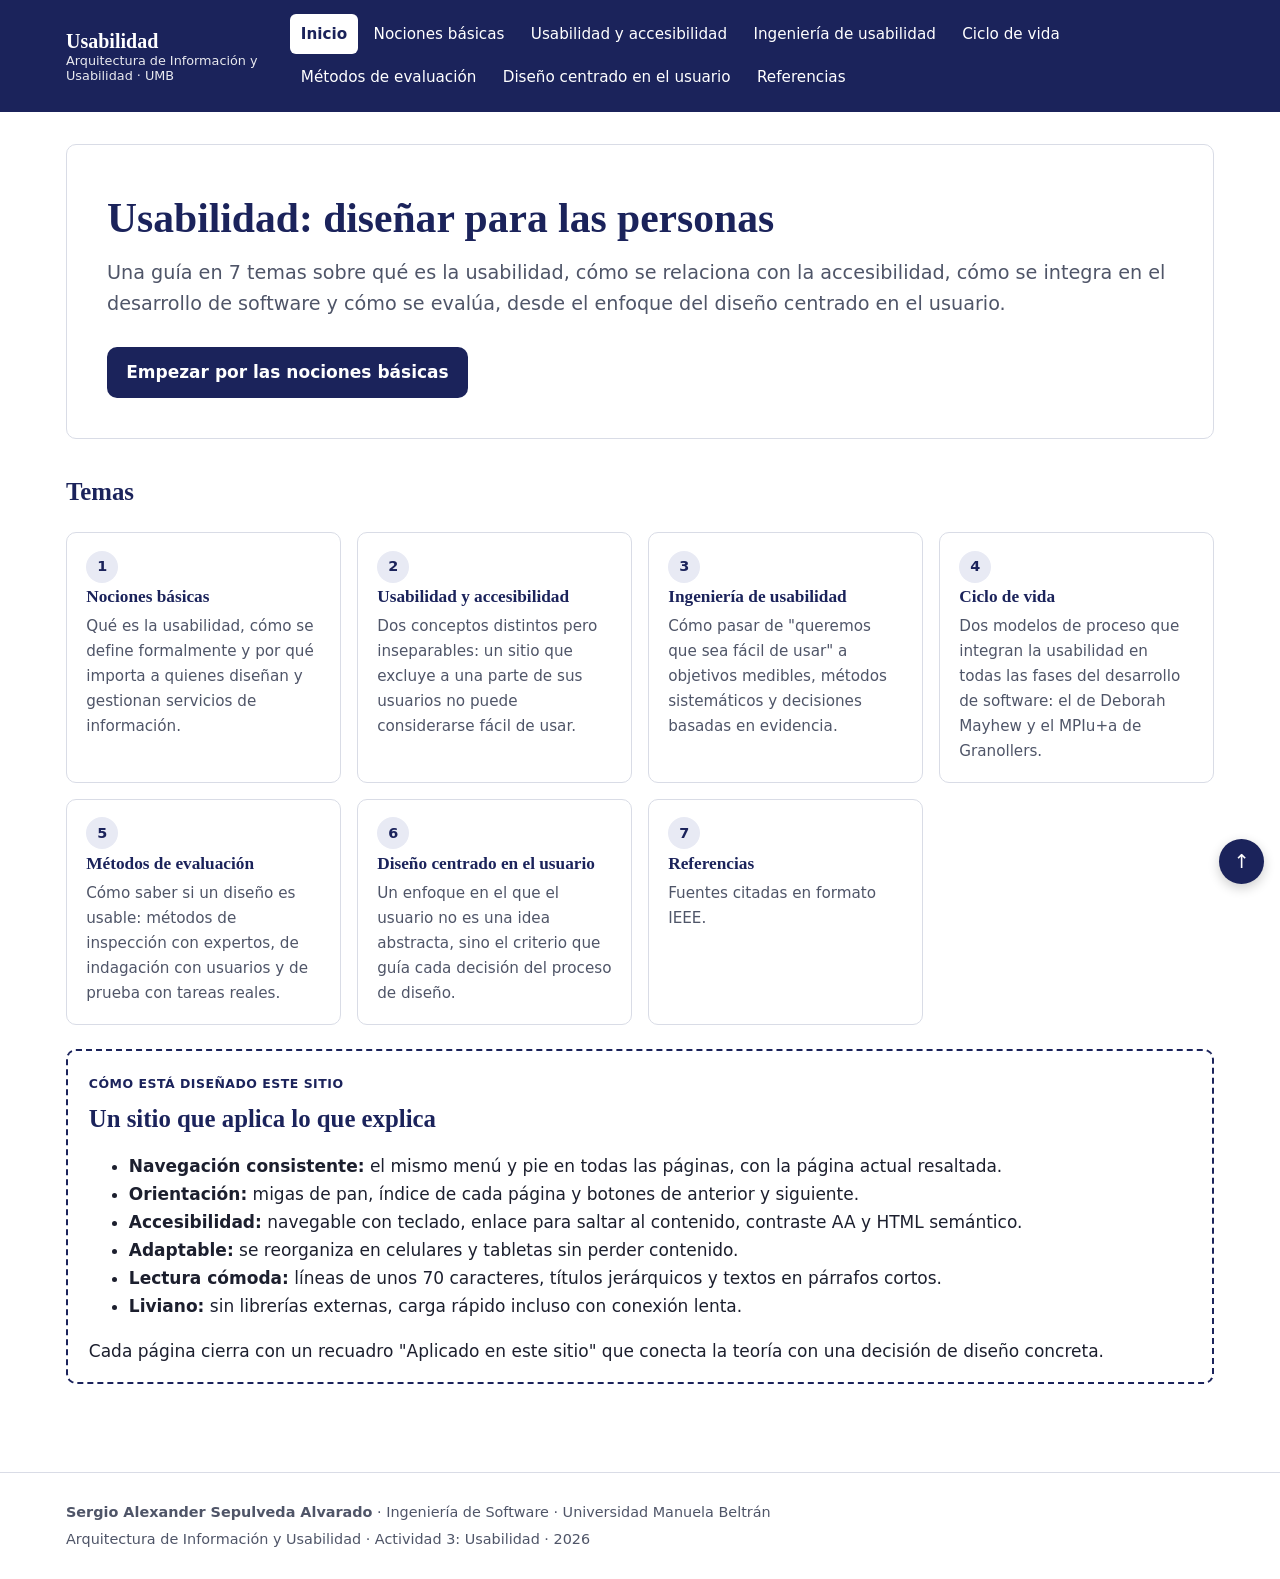
<file: index.html>
<!doctype html>
<html lang="es">
<head>
  <meta charset="utf-8">
  <meta name="viewport" content="width=device-width, initial-scale=1">
  <title>Inicio | Usabilidad</title>
  <meta name="description" content="Sitio sobre usabilidad: nociones básicas, accesibilidad, ingeniería de usabilidad, ciclo de vida, métodos de evaluación y diseño centrado en el usuario.">
  <link rel="stylesheet" href="css/styles.css">
  <script src="js/main.js"></script>
</head>
<body id="arriba">
  <a class="saltar" href="#contenido">Saltar al contenido</a>
  <header class="encabezado">
    <div class="encabezado__interno">
      <a class="marca" href="index.html">Usabilidad<span>Arquitectura de Información y Usabilidad · UMB</span></a>
      <button class="menu-boton" type="button" aria-expanded="false" aria-controls="menu-principal">Menú</button>
      <nav class="navegacion" id="menu-principal" aria-label="Principal">
        <ul>
        <li><a href="index.html" aria-current="page">Inicio</a></li>
        <li><a href="nociones.html">Nociones básicas</a></li>
        <li><a href="accesibilidad.html">Usabilidad y accesibilidad</a></li>
        <li><a href="ingenieria.html">Ingeniería de usabilidad</a></li>
        <li><a href="ciclo-vida.html">Ciclo de vida</a></li>
        <li><a href="metodos.html">Métodos de evaluación</a></li>
        <li><a href="dcu.html">Diseño centrado en el usuario</a></li>
        <li><a href="referencias.html">Referencias</a></li>
        </ul>
      </nav>
    </div>
  </header>
  <div class="contenedor contenedor--ancho">
    <main id="contenido" tabindex="-1">
      <section class="portada" aria-labelledby="titulo-portada">
        <h1 id="titulo-portada">Usabilidad: diseñar para las personas</h1>
        <p class="entradilla">Una guía en 7 temas sobre qué es la usabilidad, cómo se relaciona con la accesibilidad, cómo se integra en el desarrollo de software y cómo se evalúa, desde el enfoque del diseño centrado en el usuario.</p>
        <a class="boton" href="nociones.html">Empezar por las nociones básicas</a>
      </section>
      <h2 id="temas">Temas</h2>
      <ul class="tarjetas">
<li class="tarjeta"><span class="tarjeta__num" aria-hidden="true">1</span><h3><a href="nociones.html">Nociones básicas</a></h3><p>Qué es la usabilidad, cómo se define formalmente y por qué importa a quienes diseñan y gestionan servicios de información.</p></li>
<li class="tarjeta"><span class="tarjeta__num" aria-hidden="true">2</span><h3><a href="accesibilidad.html">Usabilidad y accesibilidad</a></h3><p>Dos conceptos distintos pero inseparables: un sitio que excluye a una parte de sus usuarios no puede considerarse fácil de usar.</p></li>
<li class="tarjeta"><span class="tarjeta__num" aria-hidden="true">3</span><h3><a href="ingenieria.html">Ingeniería de usabilidad</a></h3><p>Cómo pasar de "queremos que sea fácil de usar" a objetivos medibles, métodos sistemáticos y decisiones basadas en evidencia.</p></li>
<li class="tarjeta"><span class="tarjeta__num" aria-hidden="true">4</span><h3><a href="ciclo-vida.html">Ciclo de vida</a></h3><p>Dos modelos de proceso que integran la usabilidad en todas las fases del desarrollo de software: el de Deborah Mayhew y el MPIu+a de Granollers.</p></li>
<li class="tarjeta"><span class="tarjeta__num" aria-hidden="true">5</span><h3><a href="metodos.html">Métodos de evaluación</a></h3><p>Cómo saber si un diseño es usable: métodos de inspección con expertos, de indagación con usuarios y de prueba con tareas reales.</p></li>
<li class="tarjeta"><span class="tarjeta__num" aria-hidden="true">6</span><h3><a href="dcu.html">Diseño centrado en el usuario</a></h3><p>Un enfoque en el que el usuario no es una idea abstracta, sino el criterio que guía cada decisión del proceso de diseño.</p></li>
<li class="tarjeta"><span class="tarjeta__num" aria-hidden="true">7</span><h3><a href="referencias.html">Referencias</a></h3><p>Fuentes citadas en formato IEEE.</p></li>
      </ul>
      <section class="recuadro recuadro--sitio" aria-labelledby="como">
        <span class="recuadro__etiqueta">Cómo está diseñado este sitio</span>
        <h2 id="como" style="margin-top:.2rem">Un sitio que aplica lo que explica</h2>
        <ul>
          <li><strong>Navegación consistente:</strong> el mismo menú y pie en todas las páginas, con la página actual resaltada.</li>
          <li><strong>Orientación:</strong> migas de pan, índice de cada página y botones de anterior y siguiente.</li>
          <li><strong>Accesibilidad:</strong> navegable con teclado, enlace para saltar al contenido, contraste AA y HTML semántico.</li>
          <li><strong>Adaptable:</strong> se reorganiza en celulares y tabletas sin perder contenido.</li>
          <li><strong>Lectura cómoda:</strong> líneas de unos 70 caracteres, títulos jerárquicos y textos en párrafos cortos.</li>
          <li><strong>Liviano:</strong> sin librerías externas, carga rápido incluso con conexión lenta.</li>
        </ul>
        <p>Cada página cierra con un recuadro "Aplicado en este sitio" que conecta la teoría con una decisión de diseño concreta.</p>
      </section>
    </main>
  </div>
  <footer class="pie">
    <div class="pie__interno">
      <p><strong>Sergio Alexander Sepulveda Alvarado</strong> · Ingeniería de Software · Universidad Manuela Beltrán</p>
      <p>Arquitectura de Información y Usabilidad · Actividad 3: Usabilidad · 2026</p>
    </div>
  </footer>
  <a class="arriba" href="#arriba" aria-label="Volver arriba">↑</a>
</body>
</html>
</file>
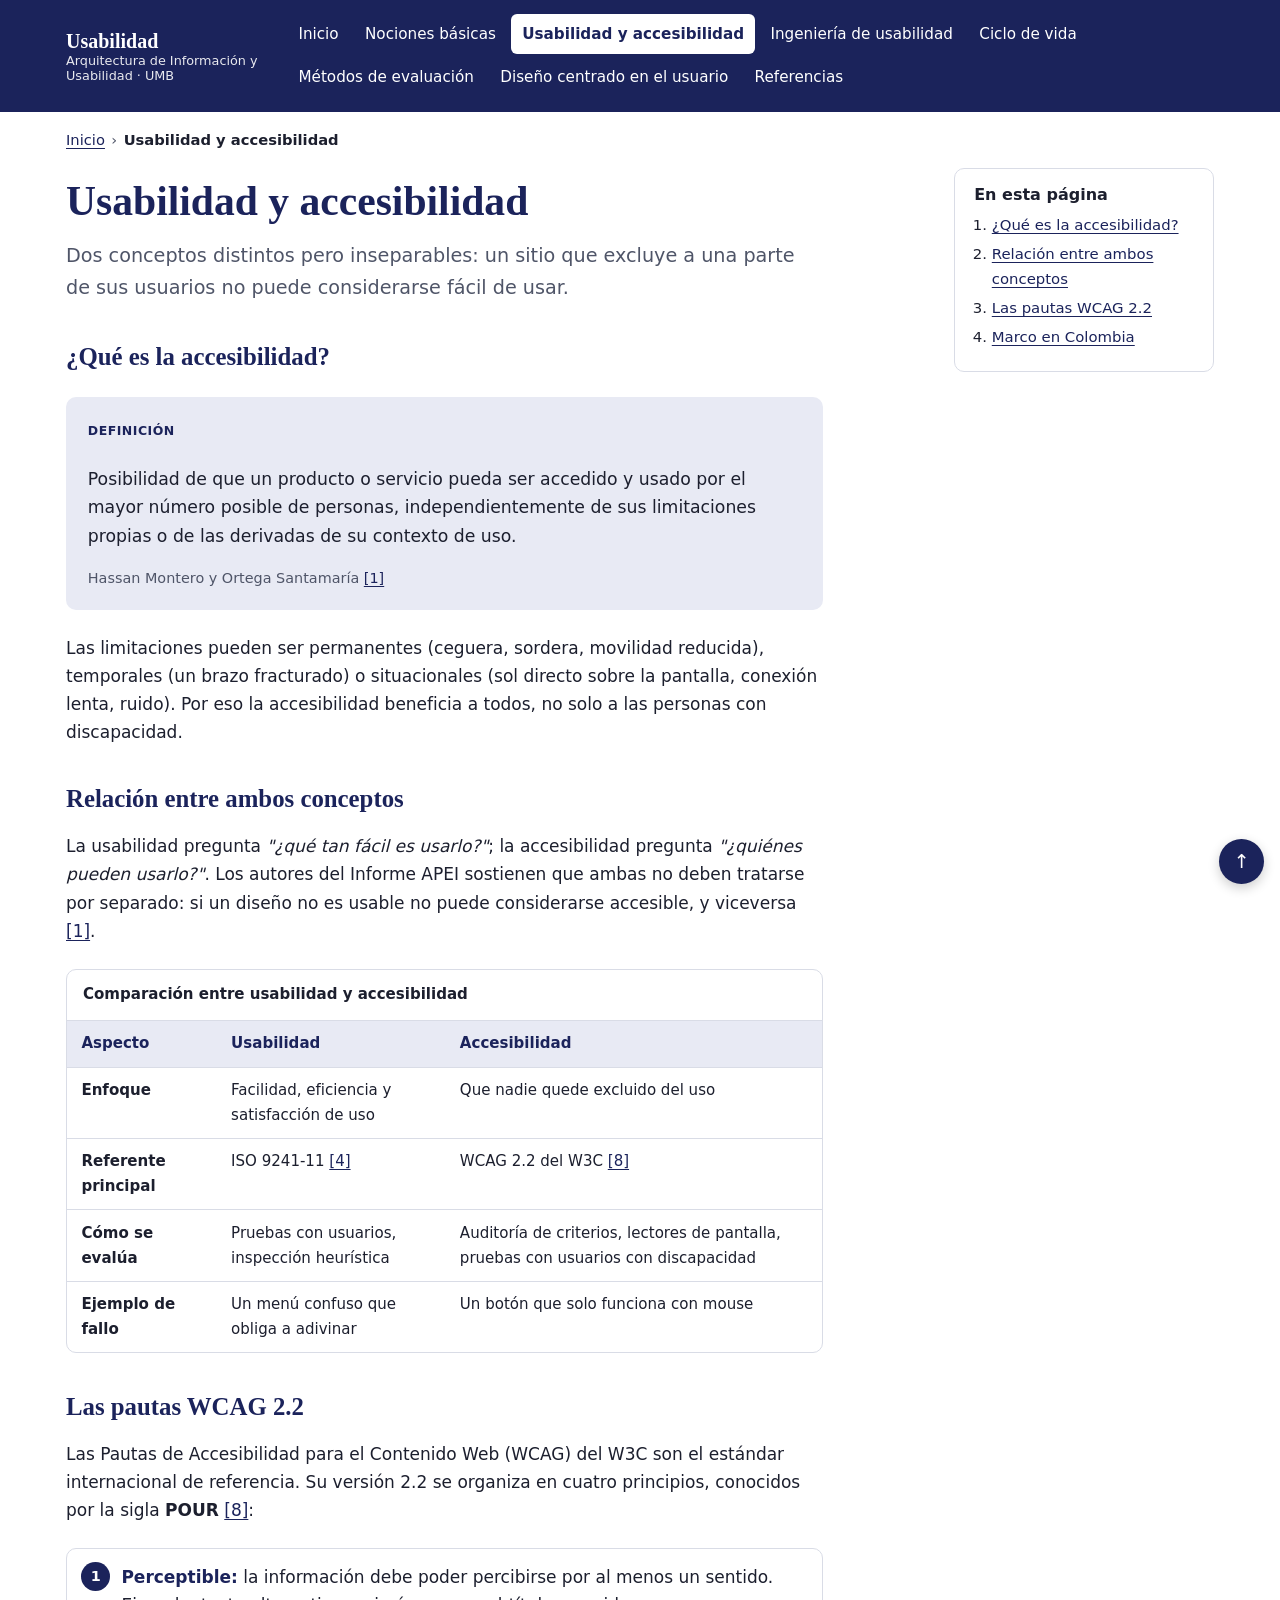
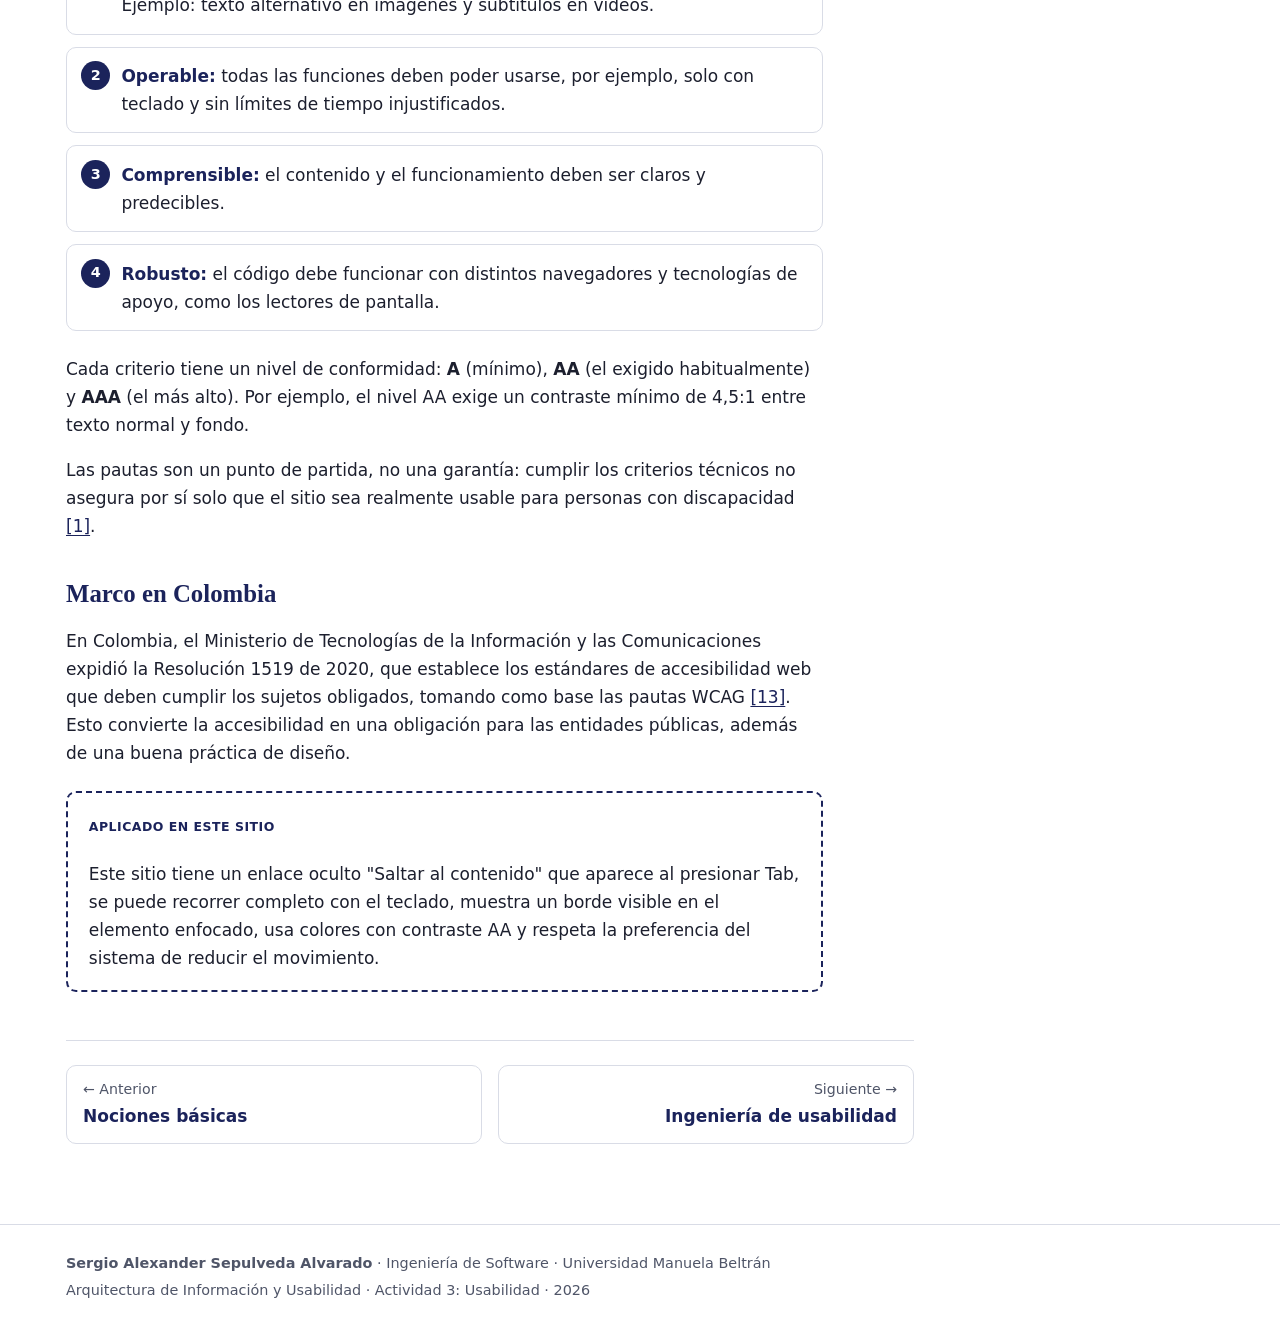
<file: accesibilidad.html>
<!doctype html>
<html lang="es">
<head>
  <meta charset="utf-8">
  <meta name="viewport" content="width=device-width, initial-scale=1">
  <title>Usabilidad y accesibilidad | Usabilidad</title>
  <meta name="description" content="Dos conceptos distintos pero inseparables: un sitio que excluye a una parte de sus usuarios no puede considerarse fácil de usar.">
  <link rel="stylesheet" href="css/styles.css">
  <script src="js/main.js"></script>
</head>
<body id="arriba">
  <a class="saltar" href="#contenido">Saltar al contenido</a>
  <header class="encabezado">
    <div class="encabezado__interno">
      <a class="marca" href="index.html">Usabilidad<span>Arquitectura de Información y Usabilidad · UMB</span></a>
      <button class="menu-boton" type="button" aria-expanded="false" aria-controls="menu-principal">Menú</button>
      <nav class="navegacion" id="menu-principal" aria-label="Principal">
        <ul>
        <li><a href="index.html">Inicio</a></li>
        <li><a href="nociones.html">Nociones básicas</a></li>
        <li><a href="accesibilidad.html" aria-current="page">Usabilidad y accesibilidad</a></li>
        <li><a href="ingenieria.html">Ingeniería de usabilidad</a></li>
        <li><a href="ciclo-vida.html">Ciclo de vida</a></li>
        <li><a href="metodos.html">Métodos de evaluación</a></li>
        <li><a href="dcu.html">Diseño centrado en el usuario</a></li>
        <li><a href="referencias.html">Referencias</a></li>
        </ul>
      </nav>
    </div>
  </header>
  <nav class="migas" aria-label="Ruta de navegación">
    <ol>
      <li><a href="index.html">Inicio</a></li>
      <li><span aria-current="page">Usabilidad y accesibilidad</span></li>
    </ol>
  </nav>
  <div class="contenedor">
    <main id="contenido" tabindex="-1">
      <article class="articulo">
        <h1>Usabilidad y accesibilidad</h1>
        <p class="entradilla">Dos conceptos distintos pero inseparables: un sitio que excluye a una parte de sus usuarios no puede considerarse fácil de usar.</p>
        <section aria-labelledby="accesibilidad"><h2 id="accesibilidad">¿Qué es la accesibilidad?</h2>
<div class="recuadro recuadro--definicion"><span class="recuadro__etiqueta">Definición</span><blockquote><p>Posibilidad de que un producto o servicio pueda ser accedido y usado por el mayor número posible de personas, independientemente de sus limitaciones propias o de las derivadas de su contexto de uso.</p><footer>Hassan Montero y Ortega Santamaría <span class="cita"><a href="referencias.html#ref-1" aria-label="Referencia 1">[1]</a></span></footer></blockquote></div>
<p>Las limitaciones pueden ser permanentes (ceguera, sordera, movilidad reducida), temporales (un brazo fracturado) o situacionales (sol directo sobre la pantalla, conexión lenta, ruido). Por eso la accesibilidad beneficia a todos, no solo a las personas con discapacidad.</p>
</section>
<section aria-labelledby="relacion"><h2 id="relacion">Relación entre ambos conceptos</h2>
<p>La usabilidad pregunta <em>"¿qué tan fácil es usarlo?"</em>; la accesibilidad pregunta <em>"¿quiénes pueden usarlo?"</em>. Los autores del Informe APEI sostienen que ambas no deben tratarse por separado: si un diseño no es usable no puede considerarse accesible, y viceversa <span class="cita"><a href="referencias.html#ref-1" aria-label="Referencia 1">[1]</a></span>.</p>
<div class="tabla-envoltura"><table>
<caption>Comparación entre usabilidad y accesibilidad</caption>
<thead><tr><th scope="col">Aspecto</th><th scope="col">Usabilidad</th><th scope="col">Accesibilidad</th></tr></thead>
<tbody>
<tr><th scope="row">Enfoque</th><td>Facilidad, eficiencia y satisfacción de uso</td><td>Que nadie quede excluido del uso</td></tr>
<tr><th scope="row">Referente principal</th><td>ISO 9241-11 <span class="cita"><a href="referencias.html#ref-4" aria-label="Referencia 4">[4]</a></span></td><td>WCAG 2.2 del W3C <span class="cita"><a href="referencias.html#ref-8" aria-label="Referencia 8">[8]</a></span></td></tr>
<tr><th scope="row">Cómo se evalúa</th><td>Pruebas con usuarios, inspección heurística</td><td>Auditoría de criterios, lectores de pantalla, pruebas con usuarios con discapacidad</td></tr>
<tr><th scope="row">Ejemplo de fallo</th><td>Un menú confuso que obliga a adivinar</td><td>Un botón que solo funciona con mouse</td></tr>
</tbody></table></div>
</section>
<section aria-labelledby="wcag"><h2 id="wcag">Las pautas WCAG 2.2</h2>
<p>Las Pautas de Accesibilidad para el Contenido Web (WCAG) del W3C son el estándar internacional de referencia. Su versión 2.2 se organiza en cuatro principios, conocidos por la sigla <strong>POUR</strong> <span class="cita"><a href="referencias.html#ref-8" aria-label="Referencia 8">[8]</a></span>:</p>
<ol class="pasos">
  <li><strong>Perceptible:</strong> la información debe poder percibirse por al menos un sentido. Ejemplo: texto alternativo en imágenes y subtítulos en videos.</li>
  <li><strong>Operable:</strong> todas las funciones deben poder usarse, por ejemplo, solo con teclado y sin límites de tiempo injustificados.</li>
  <li><strong>Comprensible:</strong> el contenido y el funcionamiento deben ser claros y predecibles.</li>
  <li><strong>Robusto:</strong> el código debe funcionar con distintos navegadores y tecnologías de apoyo, como los lectores de pantalla.</li>
</ol>
<p>Cada criterio tiene un nivel de conformidad: <strong>A</strong> (mínimo), <strong>AA</strong> (el exigido habitualmente) y <strong>AAA</strong> (el más alto). Por ejemplo, el nivel AA exige un contraste mínimo de 4,5:1 entre texto normal y fondo.</p>
<p>Las pautas son un punto de partida, no una garantía: cumplir los criterios técnicos no asegura por sí solo que el sitio sea realmente usable para personas con discapacidad <span class="cita"><a href="referencias.html#ref-1" aria-label="Referencia 1">[1]</a></span>.</p>
</section>
<section aria-labelledby="colombia"><h2 id="colombia">Marco en Colombia</h2>
<p>En Colombia, el Ministerio de Tecnologías de la Información y las Comunicaciones expidió la Resolución 1519 de 2020, que establece los estándares de accesibilidad web que deben cumplir los sujetos obligados, tomando como base las pautas WCAG <span class="cita"><a href="referencias.html#ref-13" aria-label="Referencia 13">[13]</a></span>. Esto convierte la accesibilidad en una obligación para las entidades públicas, además de una buena práctica de diseño.</p>
</section>
        <aside class="recuadro recuadro--sitio" aria-label="Cómo aplica esto este sitio"><span class="recuadro__etiqueta">Aplicado en este sitio</span><p>Este sitio tiene un enlace oculto "Saltar al contenido" que aparece al presionar Tab, se puede recorrer completo con el teclado, muestra un borde visible en el elemento enfocado, usa colores con contraste AA y respeta la preferencia del sistema de reducir el movimiento.</p></aside>
      </article>
      <nav class="paginacion" aria-label="Páginas anterior y siguiente"><a class="anterior" href="nociones.html" rel="prev"><small>← Anterior</small><strong>Nociones básicas</strong></a><a class="siguiente" href="ingenieria.html" rel="next"><small>Siguiente →</small><strong>Ingeniería de usabilidad</strong></a></nav>
    </main>
    <nav class="indice" aria-label="En esta página">
      <h2>En esta página</h2>
      <ol><li><a href="#accesibilidad">¿Qué es la accesibilidad?</a></li>
<li><a href="#relacion">Relación entre ambos conceptos</a></li>
<li><a href="#wcag">Las pautas WCAG 2.2</a></li>
<li><a href="#colombia">Marco en Colombia</a></li></ol>
    </nav>
  </div>
  <footer class="pie">
    <div class="pie__interno">
      <p><strong>Sergio Alexander Sepulveda Alvarado</strong> · Ingeniería de Software · Universidad Manuela Beltrán</p>
      <p>Arquitectura de Información y Usabilidad · Actividad 3: Usabilidad · 2026</p>
    </div>
  </footer>
  <a class="arriba" href="#arriba" aria-label="Volver arriba">↑</a>
</body>
</html>
</file>
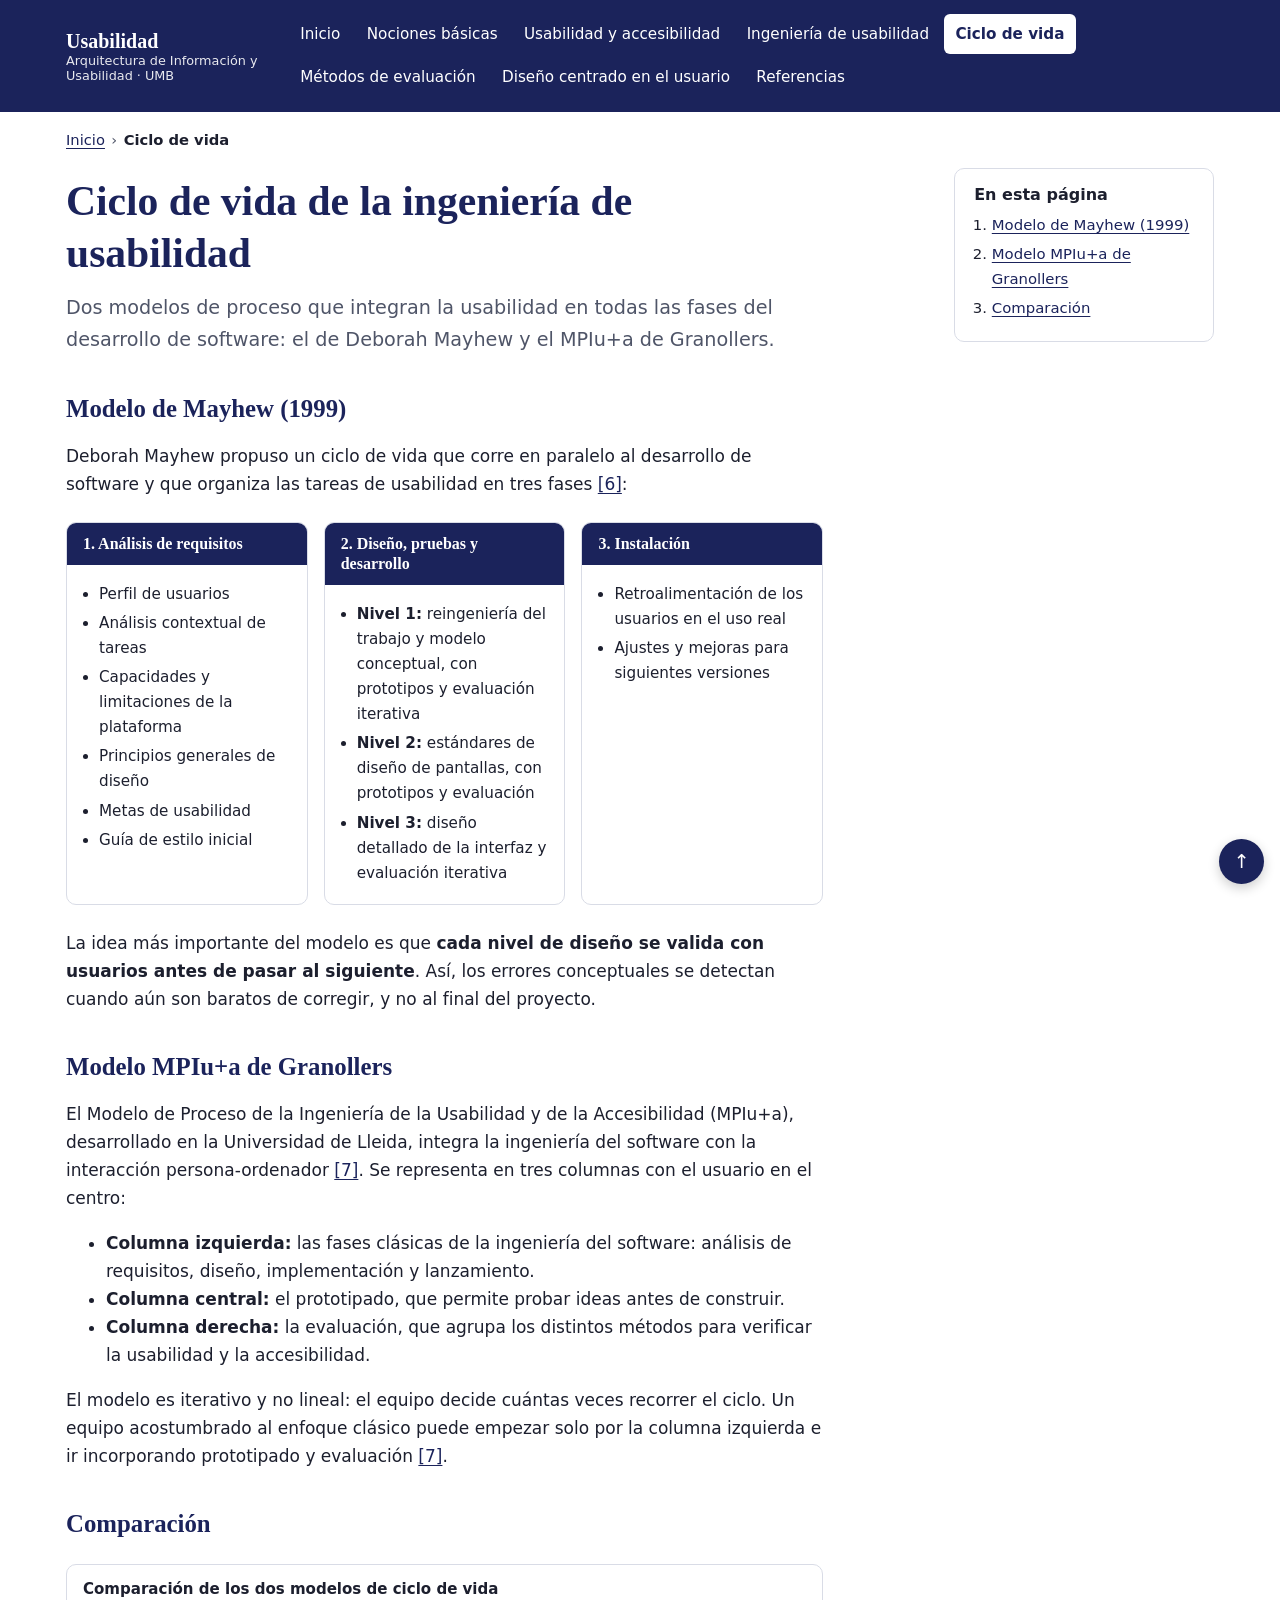
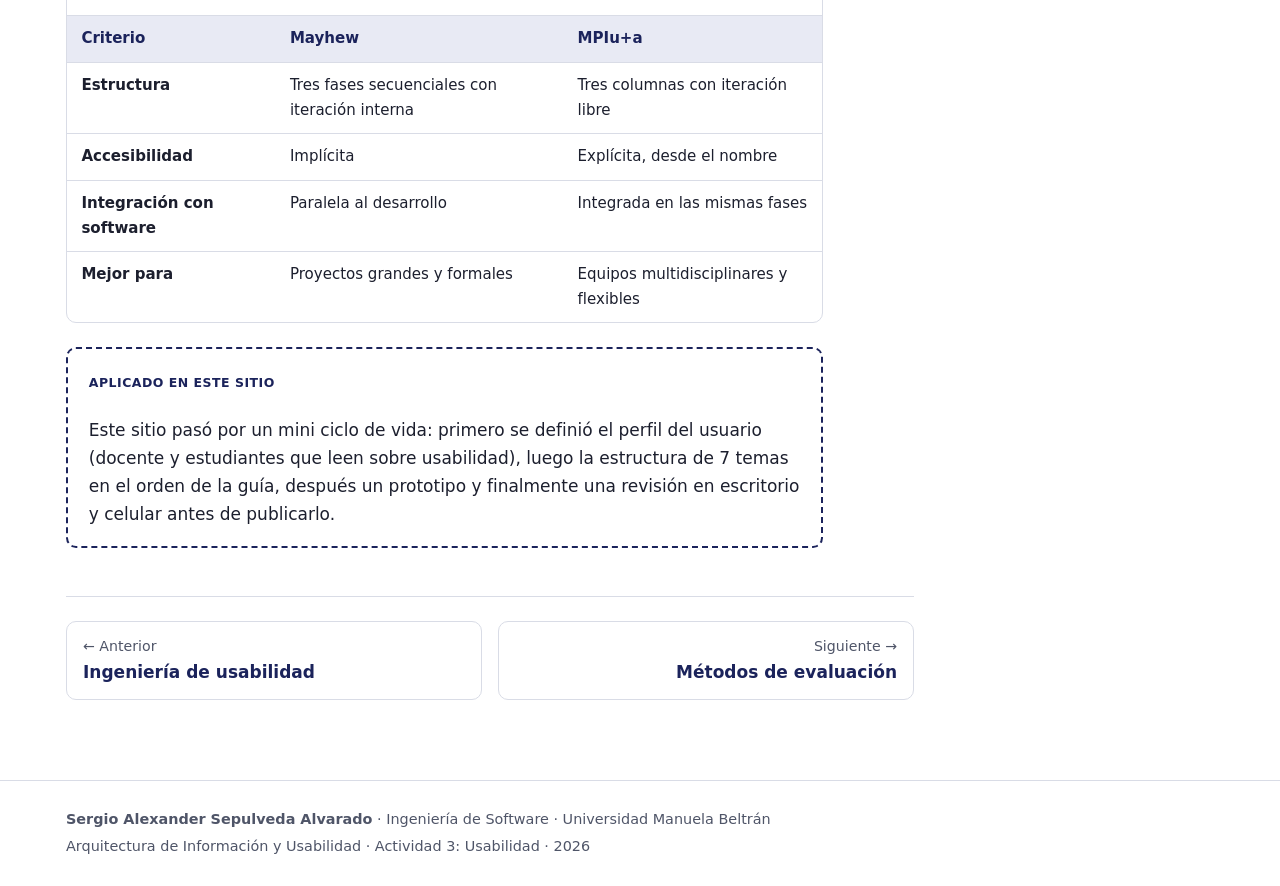
<file: ciclo-vida.html>
<!doctype html>
<html lang="es">
<head>
  <meta charset="utf-8">
  <meta name="viewport" content="width=device-width, initial-scale=1">
  <title>Ciclo de vida | Usabilidad</title>
  <meta name="description" content="Dos modelos de proceso que integran la usabilidad en todas las fases del desarrollo de software: el de Deborah Mayhew y el MPIu+a de Granollers.">
  <link rel="stylesheet" href="css/styles.css">
  <script src="js/main.js"></script>
</head>
<body id="arriba">
  <a class="saltar" href="#contenido">Saltar al contenido</a>
  <header class="encabezado">
    <div class="encabezado__interno">
      <a class="marca" href="index.html">Usabilidad<span>Arquitectura de Información y Usabilidad · UMB</span></a>
      <button class="menu-boton" type="button" aria-expanded="false" aria-controls="menu-principal">Menú</button>
      <nav class="navegacion" id="menu-principal" aria-label="Principal">
        <ul>
        <li><a href="index.html">Inicio</a></li>
        <li><a href="nociones.html">Nociones básicas</a></li>
        <li><a href="accesibilidad.html">Usabilidad y accesibilidad</a></li>
        <li><a href="ingenieria.html">Ingeniería de usabilidad</a></li>
        <li><a href="ciclo-vida.html" aria-current="page">Ciclo de vida</a></li>
        <li><a href="metodos.html">Métodos de evaluación</a></li>
        <li><a href="dcu.html">Diseño centrado en el usuario</a></li>
        <li><a href="referencias.html">Referencias</a></li>
        </ul>
      </nav>
    </div>
  </header>
  <nav class="migas" aria-label="Ruta de navegación">
    <ol>
      <li><a href="index.html">Inicio</a></li>
      <li><span aria-current="page">Ciclo de vida</span></li>
    </ol>
  </nav>
  <div class="contenedor">
    <main id="contenido" tabindex="-1">
      <article class="articulo">
        <h1>Ciclo de vida de la ingeniería de usabilidad</h1>
        <p class="entradilla">Dos modelos de proceso que integran la usabilidad en todas las fases del desarrollo de software: el de Deborah Mayhew y el MPIu+a de Granollers.</p>
        <section aria-labelledby="mayhew"><h2 id="mayhew">Modelo de Mayhew (1999)</h2>
<p>Deborah Mayhew propuso un ciclo de vida que corre en paralelo al desarrollo de software y que organiza las tareas de usabilidad en tres fases <span class="cita"><a href="referencias.html#ref-6" aria-label="Referencia 6">[6]</a></span>:</p>
<div class="fases">
  <section class="fase" aria-labelledby="fase1"><h3 id="fase1">1. Análisis de requisitos</h3>
    <ul><li>Perfil de usuarios</li><li>Análisis contextual de tareas</li><li>Capacidades y limitaciones de la plataforma</li><li>Principios generales de diseño</li><li>Metas de usabilidad</li><li>Guía de estilo inicial</li></ul></section>
  <section class="fase" aria-labelledby="fase2"><h3 id="fase2">2. Diseño, pruebas y desarrollo</h3>
    <ul><li><strong>Nivel 1:</strong> reingeniería del trabajo y modelo conceptual, con prototipos y evaluación iterativa</li><li><strong>Nivel 2:</strong> estándares de diseño de pantallas, con prototipos y evaluación</li><li><strong>Nivel 3:</strong> diseño detallado de la interfaz y evaluación iterativa</li></ul></section>
  <section class="fase" aria-labelledby="fase3"><h3 id="fase3">3. Instalación</h3>
    <ul><li>Retroalimentación de los usuarios en el uso real</li><li>Ajustes y mejoras para siguientes versiones</li></ul></section>
</div>
<p>La idea más importante del modelo es que <strong>cada nivel de diseño se valida con usuarios antes de pasar al siguiente</strong>. Así, los errores conceptuales se detectan cuando aún son baratos de corregir, y no al final del proyecto.</p>
</section>
<section aria-labelledby="mpiua"><h2 id="mpiua">Modelo MPIu+a de Granollers</h2>
<p>El Modelo de Proceso de la Ingeniería de la Usabilidad y de la Accesibilidad (MPIu+a), desarrollado en la Universidad de Lleida, integra la ingeniería del software con la interacción persona-ordenador <span class="cita"><a href="referencias.html#ref-7" aria-label="Referencia 7">[7]</a></span>. Se representa en tres columnas con el usuario en el centro:</p>
<ul>
  <li><strong>Columna izquierda:</strong> las fases clásicas de la ingeniería del software: análisis de requisitos, diseño, implementación y lanzamiento.</li>
  <li><strong>Columna central:</strong> el prototipado, que permite probar ideas antes de construir.</li>
  <li><strong>Columna derecha:</strong> la evaluación, que agrupa los distintos métodos para verificar la usabilidad y la accesibilidad.</li>
</ul>
<p>El modelo es iterativo y no lineal: el equipo decide cuántas veces recorrer el ciclo. Un equipo acostumbrado al enfoque clásico puede empezar solo por la columna izquierda e ir incorporando prototipado y evaluación <span class="cita"><a href="referencias.html#ref-7" aria-label="Referencia 7">[7]</a></span>.</p>
</section>
<section aria-labelledby="comparacion"><h2 id="comparacion">Comparación</h2>
<div class="tabla-envoltura"><table>
<caption>Comparación de los dos modelos de ciclo de vida</caption>
<thead><tr><th scope="col">Criterio</th><th scope="col">Mayhew</th><th scope="col">MPIu+a</th></tr></thead>
<tbody>
<tr><th scope="row">Estructura</th><td>Tres fases secuenciales con iteración interna</td><td>Tres columnas con iteración libre</td></tr>
<tr><th scope="row">Accesibilidad</th><td>Implícita</td><td>Explícita, desde el nombre</td></tr>
<tr><th scope="row">Integración con software</th><td>Paralela al desarrollo</td><td>Integrada en las mismas fases</td></tr>
<tr><th scope="row">Mejor para</th><td>Proyectos grandes y formales</td><td>Equipos multidisciplinares y flexibles</td></tr>
</tbody></table></div>
</section>
        <aside class="recuadro recuadro--sitio" aria-label="Cómo aplica esto este sitio"><span class="recuadro__etiqueta">Aplicado en este sitio</span><p>Este sitio pasó por un mini ciclo de vida: primero se definió el perfil del usuario (docente y estudiantes que leen sobre usabilidad), luego la estructura de 7 temas en el orden de la guía, después un prototipo y finalmente una revisión en escritorio y celular antes de publicarlo.</p></aside>
      </article>
      <nav class="paginacion" aria-label="Páginas anterior y siguiente"><a class="anterior" href="ingenieria.html" rel="prev"><small>← Anterior</small><strong>Ingeniería de usabilidad</strong></a><a class="siguiente" href="metodos.html" rel="next"><small>Siguiente →</small><strong>Métodos de evaluación</strong></a></nav>
    </main>
    <nav class="indice" aria-label="En esta página">
      <h2>En esta página</h2>
      <ol><li><a href="#mayhew">Modelo de Mayhew (1999)</a></li>
<li><a href="#mpiua">Modelo MPIu+a de Granollers</a></li>
<li><a href="#comparacion">Comparación</a></li></ol>
    </nav>
  </div>
  <footer class="pie">
    <div class="pie__interno">
      <p><strong>Sergio Alexander Sepulveda Alvarado</strong> · Ingeniería de Software · Universidad Manuela Beltrán</p>
      <p>Arquitectura de Información y Usabilidad · Actividad 3: Usabilidad · 2026</p>
    </div>
  </footer>
  <a class="arriba" href="#arriba" aria-label="Volver arriba">↑</a>
</body>
</html>
</file>
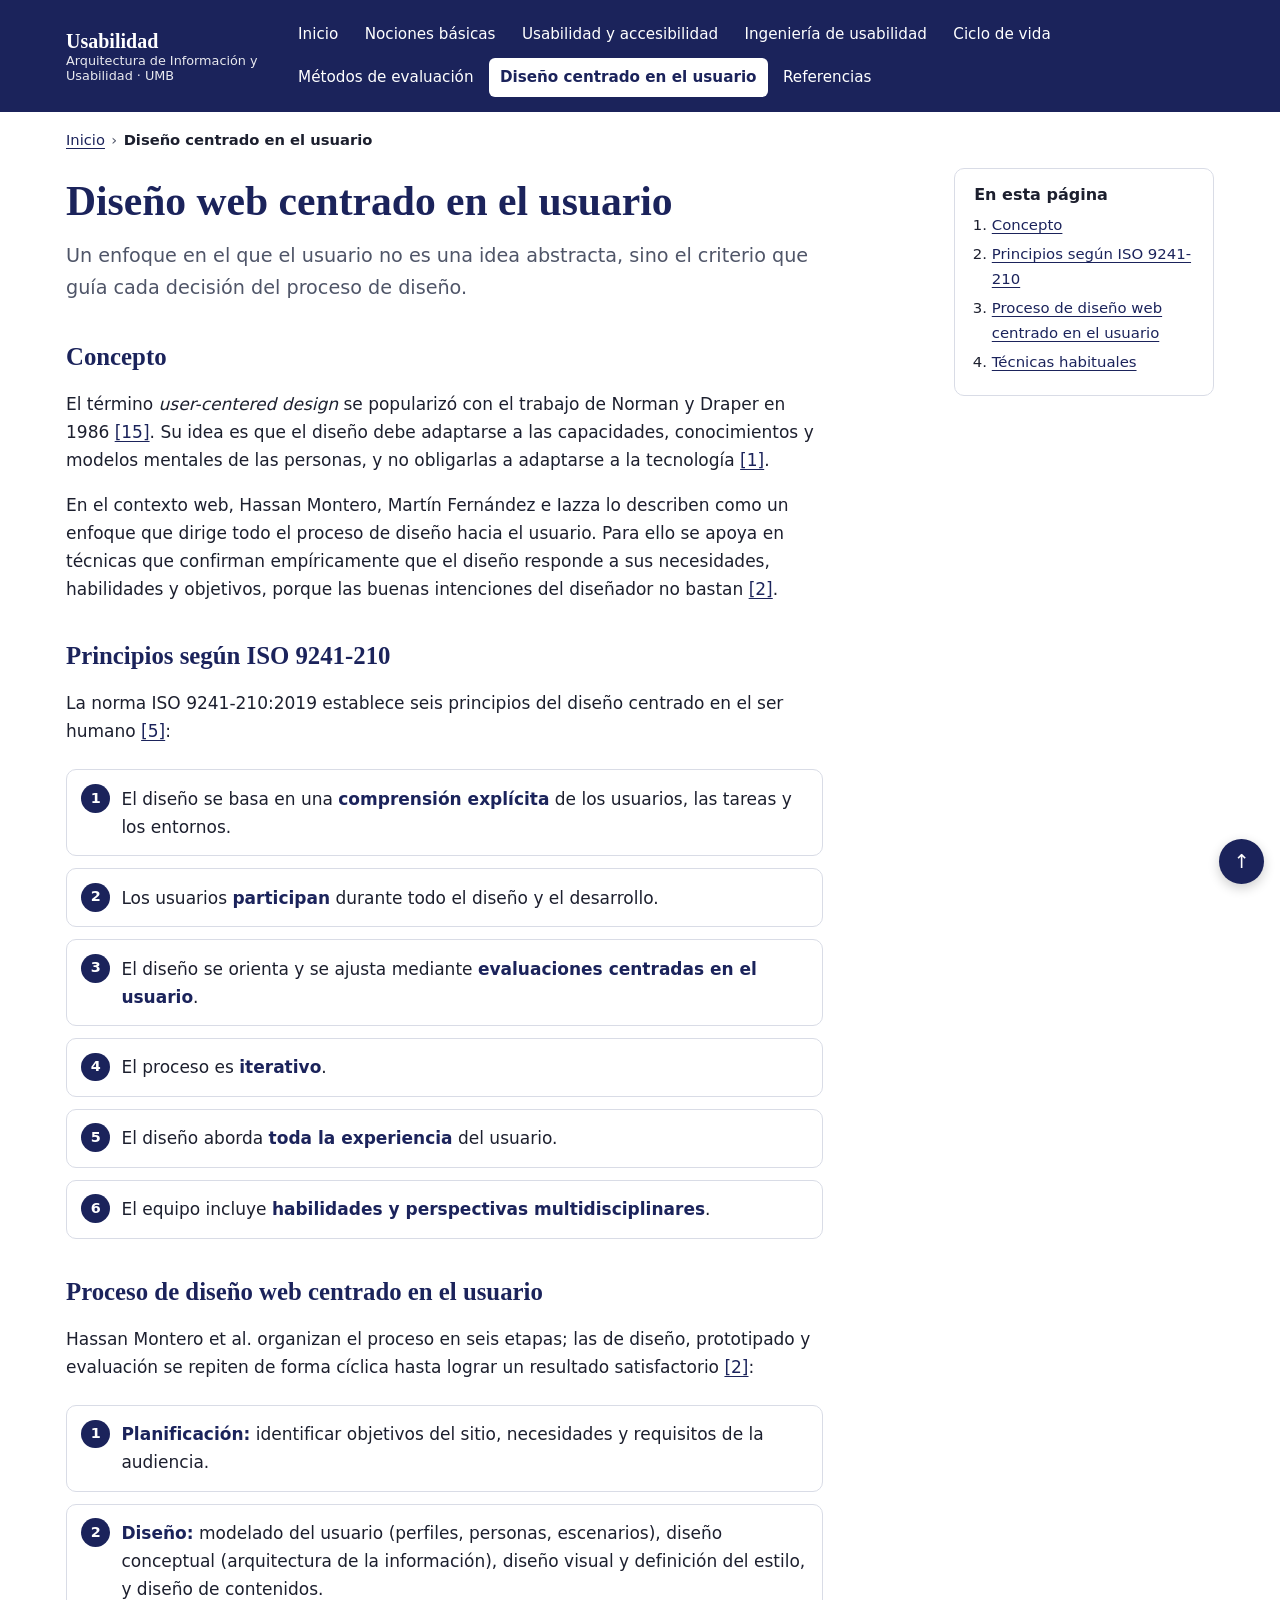
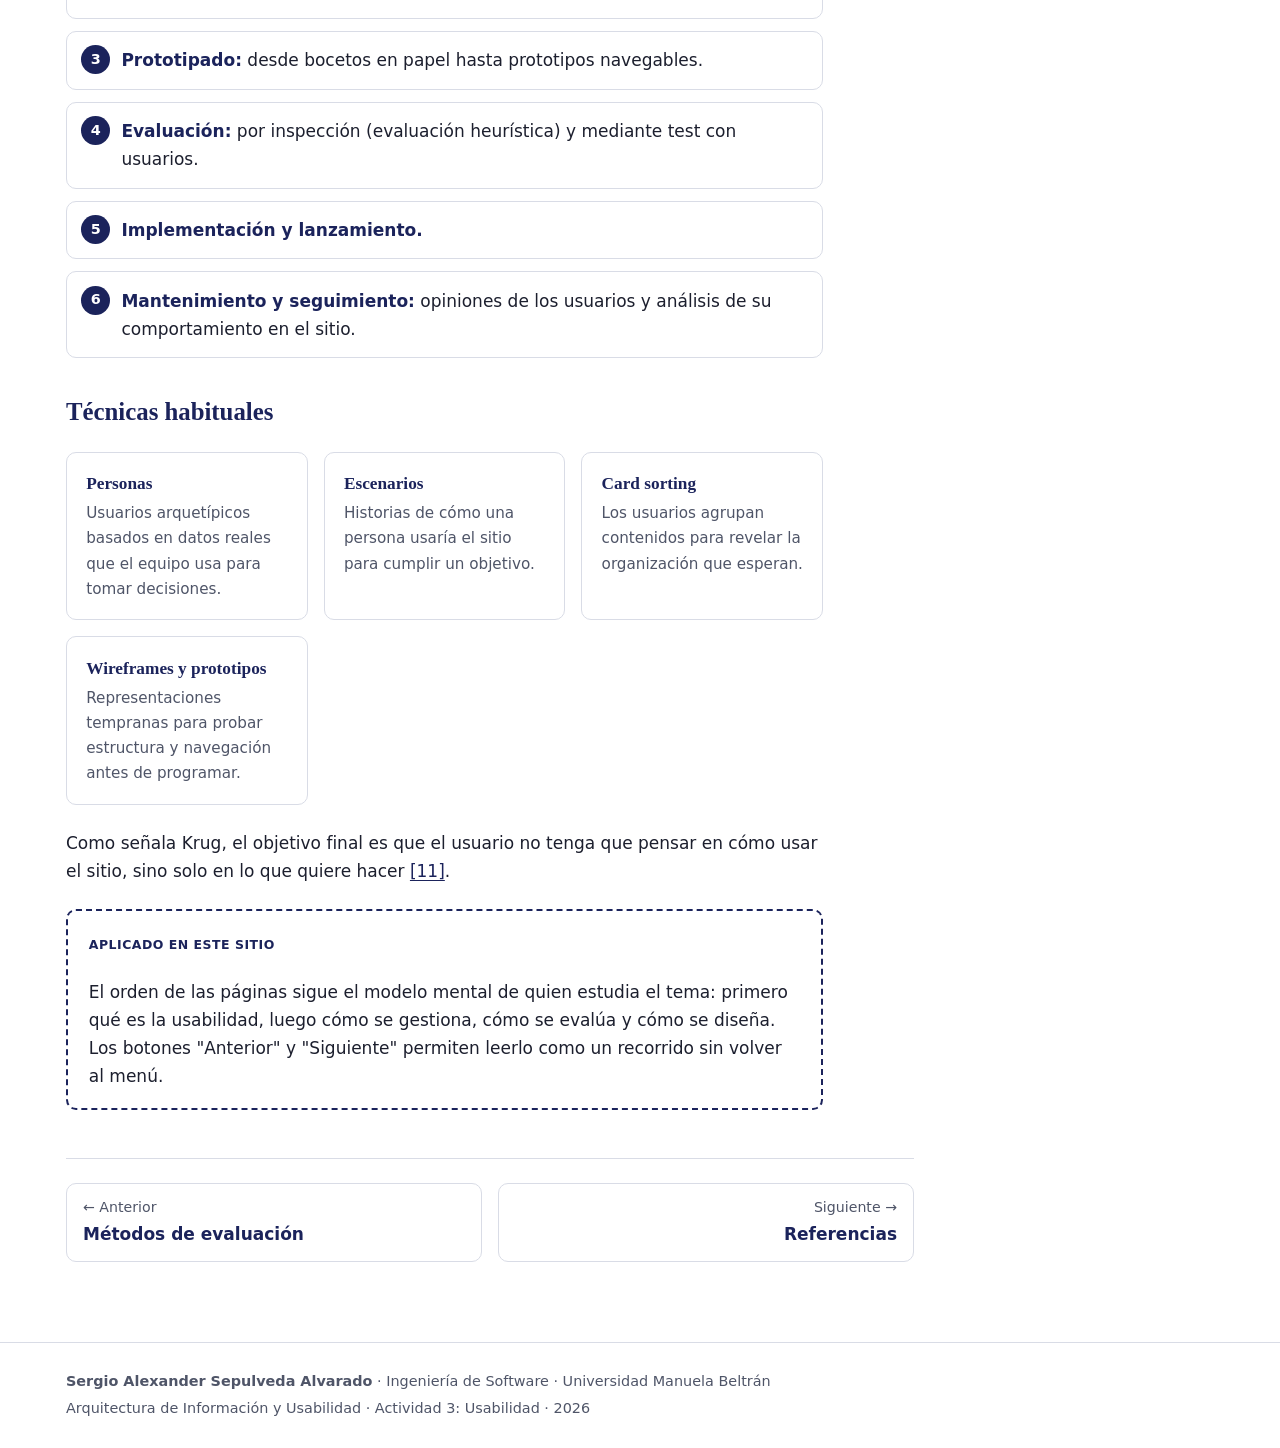
<file: dcu.html>
<!doctype html>
<html lang="es">
<head>
  <meta charset="utf-8">
  <meta name="viewport" content="width=device-width, initial-scale=1">
  <title>Diseño centrado en el usuario | Usabilidad</title>
  <meta name="description" content="Un enfoque en el que el usuario no es una idea abstracta, sino el criterio que guía cada decisión del proceso de diseño.">
  <link rel="stylesheet" href="css/styles.css">
  <script src="js/main.js"></script>
</head>
<body id="arriba">
  <a class="saltar" href="#contenido">Saltar al contenido</a>
  <header class="encabezado">
    <div class="encabezado__interno">
      <a class="marca" href="index.html">Usabilidad<span>Arquitectura de Información y Usabilidad · UMB</span></a>
      <button class="menu-boton" type="button" aria-expanded="false" aria-controls="menu-principal">Menú</button>
      <nav class="navegacion" id="menu-principal" aria-label="Principal">
        <ul>
        <li><a href="index.html">Inicio</a></li>
        <li><a href="nociones.html">Nociones básicas</a></li>
        <li><a href="accesibilidad.html">Usabilidad y accesibilidad</a></li>
        <li><a href="ingenieria.html">Ingeniería de usabilidad</a></li>
        <li><a href="ciclo-vida.html">Ciclo de vida</a></li>
        <li><a href="metodos.html">Métodos de evaluación</a></li>
        <li><a href="dcu.html" aria-current="page">Diseño centrado en el usuario</a></li>
        <li><a href="referencias.html">Referencias</a></li>
        </ul>
      </nav>
    </div>
  </header>
  <nav class="migas" aria-label="Ruta de navegación">
    <ol>
      <li><a href="index.html">Inicio</a></li>
      <li><span aria-current="page">Diseño centrado en el usuario</span></li>
    </ol>
  </nav>
  <div class="contenedor">
    <main id="contenido" tabindex="-1">
      <article class="articulo">
        <h1>Diseño web centrado en el usuario</h1>
        <p class="entradilla">Un enfoque en el que el usuario no es una idea abstracta, sino el criterio que guía cada decisión del proceso de diseño.</p>
        <section aria-labelledby="concepto"><h2 id="concepto">Concepto</h2>
<p>El término <em>user-centered design</em> se popularizó con el trabajo de Norman y Draper en 1986 <span class="cita"><a href="referencias.html#ref-15" aria-label="Referencia 15">[15]</a></span>. Su idea es que el diseño debe adaptarse a las capacidades, conocimientos y modelos mentales de las personas, y no obligarlas a adaptarse a la tecnología <span class="cita"><a href="referencias.html#ref-1" aria-label="Referencia 1">[1]</a></span>.</p>
<p>En el contexto web, Hassan Montero, Martín Fernández e Iazza lo describen como un enfoque que dirige todo el proceso de diseño hacia el usuario. Para ello se apoya en técnicas que confirman empíricamente que el diseño responde a sus necesidades, habilidades y objetivos, porque las buenas intenciones del diseñador no bastan <span class="cita"><a href="referencias.html#ref-2" aria-label="Referencia 2">[2]</a></span>.</p>
</section>
<section aria-labelledby="principios"><h2 id="principios">Principios según ISO 9241-210</h2>
<p>La norma ISO 9241-210:2019 establece seis principios del diseño centrado en el ser humano <span class="cita"><a href="referencias.html#ref-5" aria-label="Referencia 5">[5]</a></span>:</p>
<ol class="pasos">
  <li>El diseño se basa en una <strong>comprensión explícita</strong> de los usuarios, las tareas y los entornos.</li>
  <li>Los usuarios <strong>participan</strong> durante todo el diseño y el desarrollo.</li>
  <li>El diseño se orienta y se ajusta mediante <strong>evaluaciones centradas en el usuario</strong>.</li>
  <li>El proceso es <strong>iterativo</strong>.</li>
  <li>El diseño aborda <strong>toda la experiencia</strong> del usuario.</li>
  <li>El equipo incluye <strong>habilidades y perspectivas multidisciplinares</strong>.</li>
</ol>
</section>
<section aria-labelledby="proceso"><h2 id="proceso">Proceso de diseño web centrado en el usuario</h2>
<p>Hassan Montero et al. organizan el proceso en seis etapas; las de diseño, prototipado y evaluación se repiten de forma cíclica hasta lograr un resultado satisfactorio <span class="cita"><a href="referencias.html#ref-2" aria-label="Referencia 2">[2]</a></span>:</p>
<ol class="pasos">
  <li><strong>Planificación:</strong> identificar objetivos del sitio, necesidades y requisitos de la audiencia.</li>
  <li><strong>Diseño:</strong> modelado del usuario (perfiles, personas, escenarios), diseño conceptual (arquitectura de la información), diseño visual y definición del estilo, y diseño de contenidos.</li>
  <li><strong>Prototipado:</strong> desde bocetos en papel hasta prototipos navegables.</li>
  <li><strong>Evaluación:</strong> por inspección (evaluación heurística) y mediante test con usuarios.</li>
  <li><strong>Implementación y lanzamiento.</strong></li>
  <li><strong>Mantenimiento y seguimiento:</strong> opiniones de los usuarios y análisis de su comportamiento en el sitio.</li>
</ol>
</section>
<section aria-labelledby="tecnicas"><h2 id="tecnicas">Técnicas habituales</h2>
<ul class="tarjetas">
  <li class="tarjeta"><h3>Personas</h3><p>Usuarios arquetípicos basados en datos reales que el equipo usa para tomar decisiones.</p></li>
  <li class="tarjeta"><h3>Escenarios</h3><p>Historias de cómo una persona usaría el sitio para cumplir un objetivo.</p></li>
  <li class="tarjeta"><h3>Card sorting</h3><p>Los usuarios agrupan contenidos para revelar la organización que esperan.</p></li>
  <li class="tarjeta"><h3>Wireframes y prototipos</h3><p>Representaciones tempranas para probar estructura y navegación antes de programar.</p></li>
</ul>
<p>Como señala Krug, el objetivo final es que el usuario no tenga que pensar en cómo usar el sitio, sino solo en lo que quiere hacer <span class="cita"><a href="referencias.html#ref-11" aria-label="Referencia 11">[11]</a></span>.</p>
</section>
        <aside class="recuadro recuadro--sitio" aria-label="Cómo aplica esto este sitio"><span class="recuadro__etiqueta">Aplicado en este sitio</span><p>El orden de las páginas sigue el modelo mental de quien estudia el tema: primero qué es la usabilidad, luego cómo se gestiona, cómo se evalúa y cómo se diseña. Los botones "Anterior" y "Siguiente" permiten leerlo como un recorrido sin volver al menú.</p></aside>
      </article>
      <nav class="paginacion" aria-label="Páginas anterior y siguiente"><a class="anterior" href="metodos.html" rel="prev"><small>← Anterior</small><strong>Métodos de evaluación</strong></a><a class="siguiente" href="referencias.html" rel="next"><small>Siguiente →</small><strong>Referencias</strong></a></nav>
    </main>
    <nav class="indice" aria-label="En esta página">
      <h2>En esta página</h2>
      <ol><li><a href="#concepto">Concepto</a></li>
<li><a href="#principios">Principios según ISO 9241-210</a></li>
<li><a href="#proceso">Proceso de diseño web centrado en el usuario</a></li>
<li><a href="#tecnicas">Técnicas habituales</a></li></ol>
    </nav>
  </div>
  <footer class="pie">
    <div class="pie__interno">
      <p><strong>Sergio Alexander Sepulveda Alvarado</strong> · Ingeniería de Software · Universidad Manuela Beltrán</p>
      <p>Arquitectura de Información y Usabilidad · Actividad 3: Usabilidad · 2026</p>
    </div>
  </footer>
  <a class="arriba" href="#arriba" aria-label="Volver arriba">↑</a>
</body>
</html>
</file>
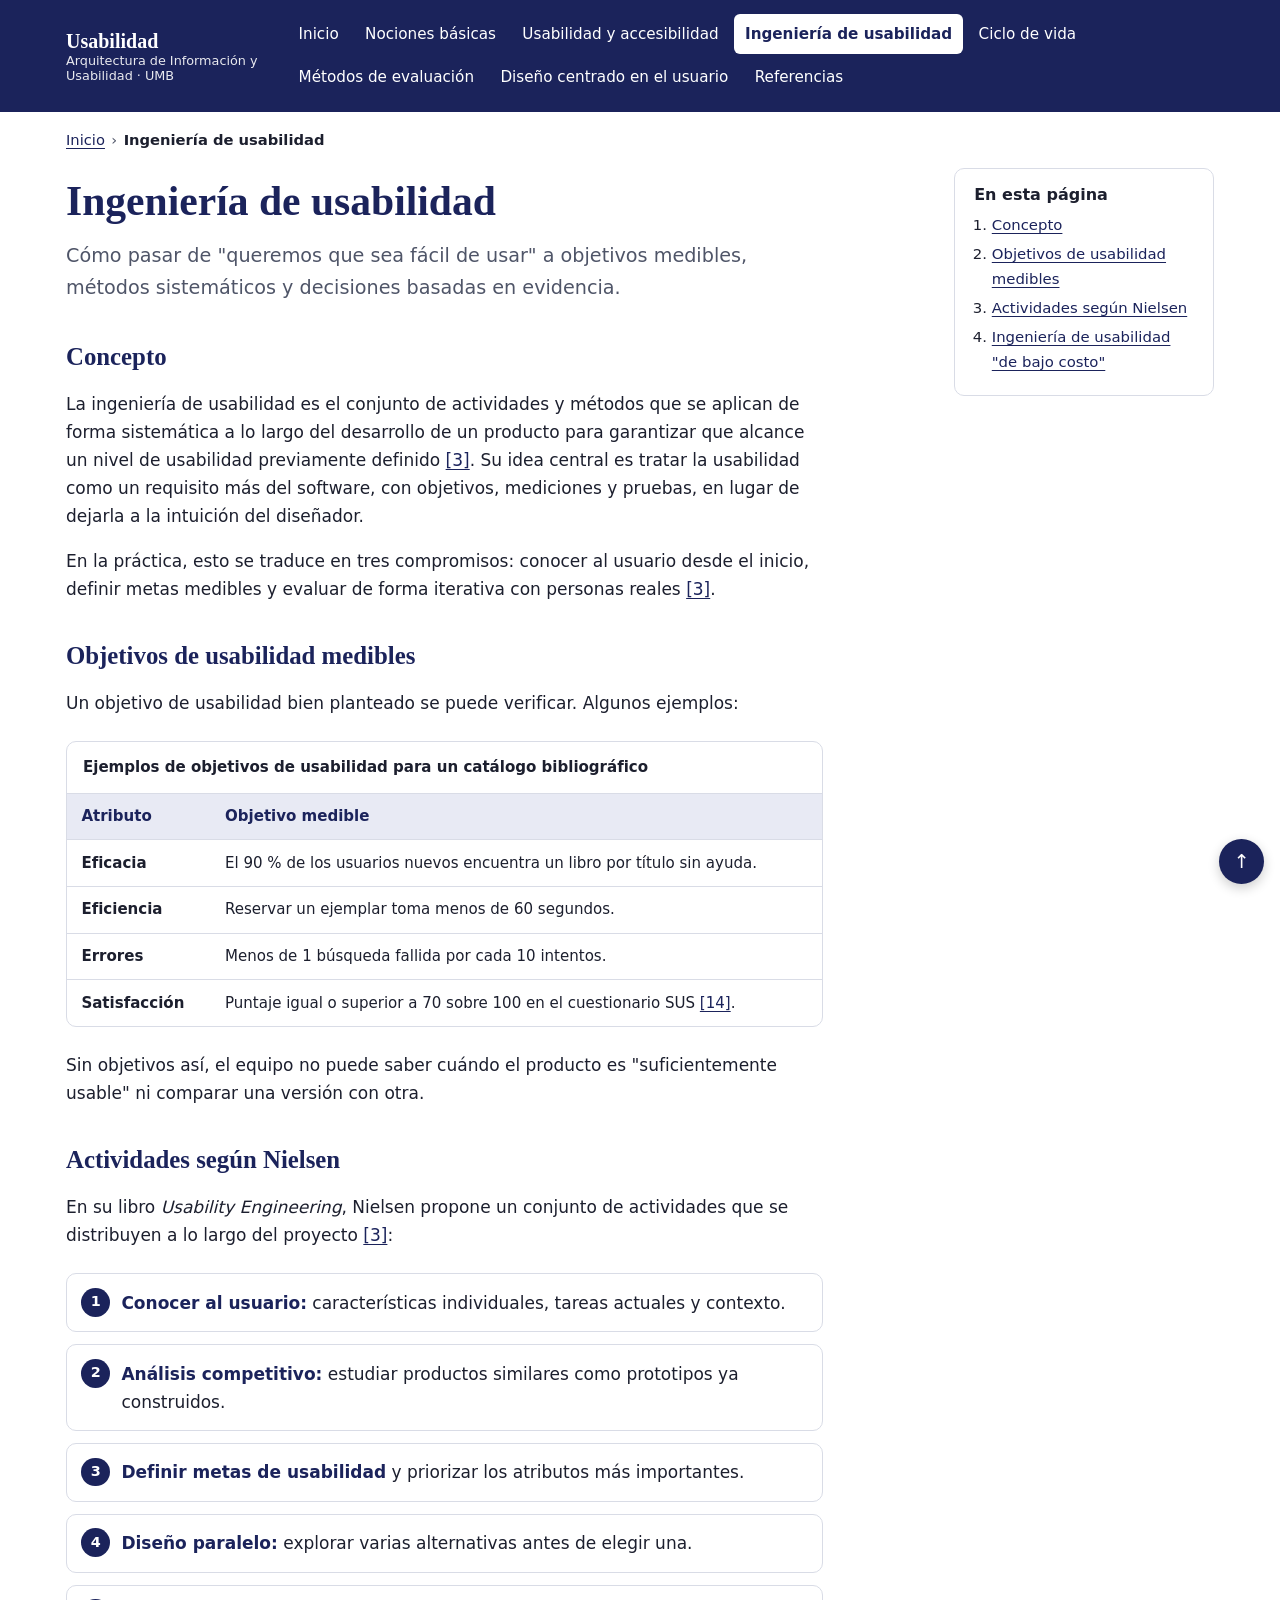
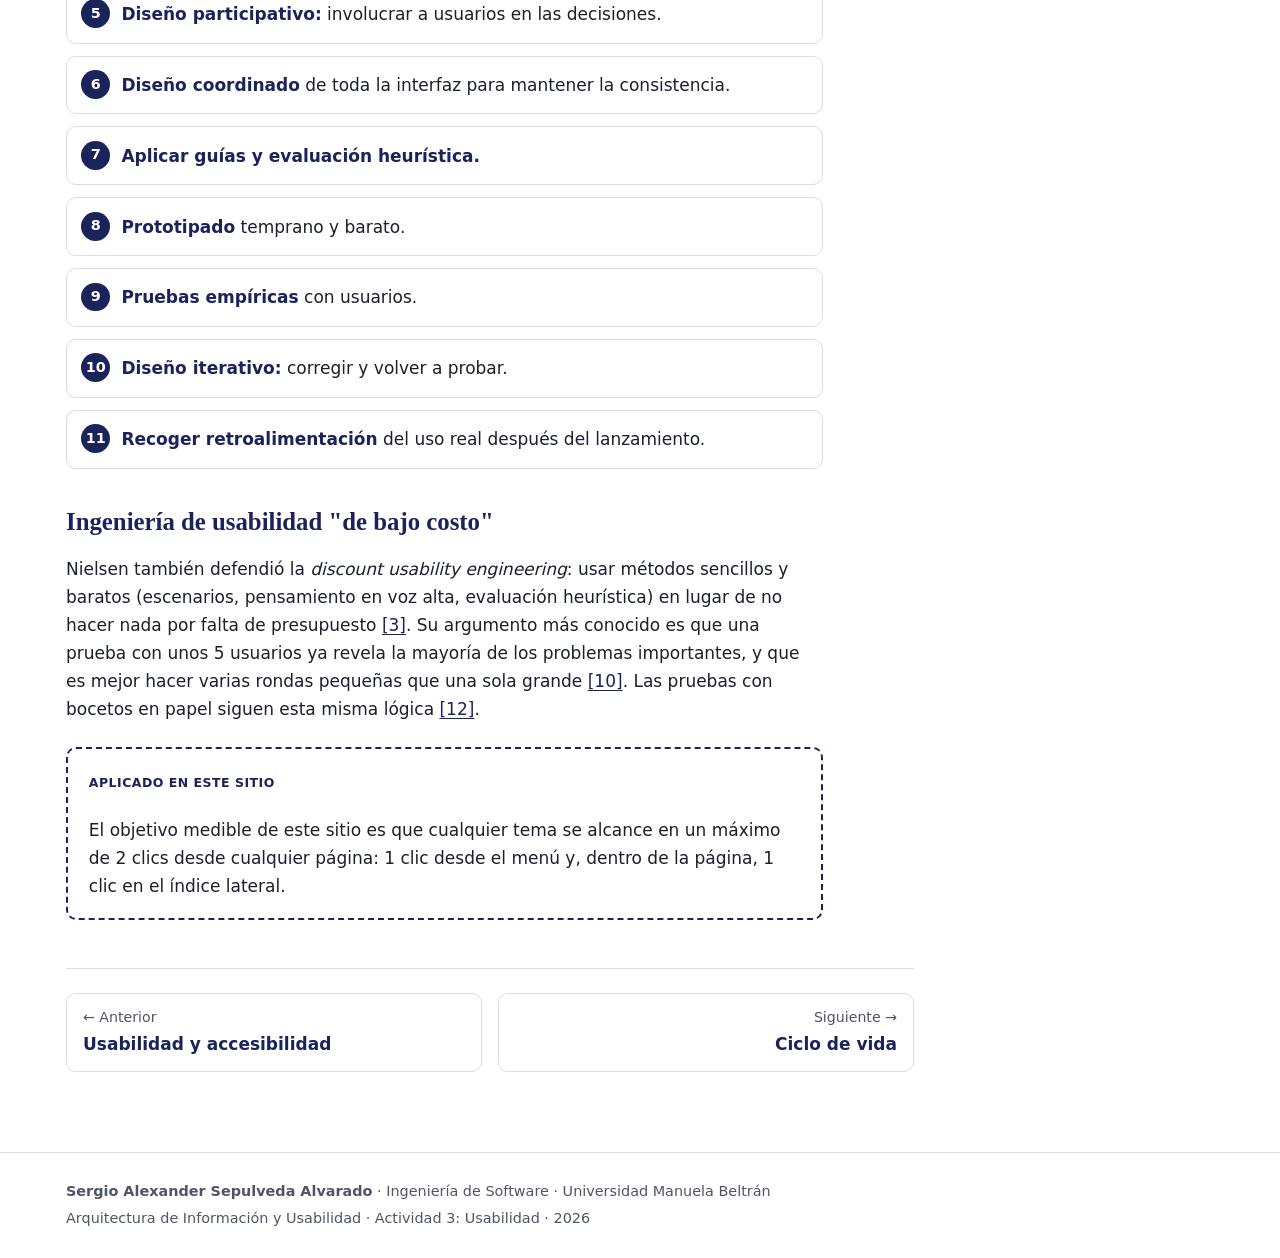
<file: ingenieria.html>
<!doctype html>
<html lang="es">
<head>
  <meta charset="utf-8">
  <meta name="viewport" content="width=device-width, initial-scale=1">
  <title>Ingeniería de usabilidad | Usabilidad</title>
  <meta name="description" content="Cómo pasar de "queremos que sea fácil de usar" a objetivos medibles, métodos sistemáticos y decisiones basadas en evidencia.">
  <link rel="stylesheet" href="css/styles.css">
  <script src="js/main.js"></script>
</head>
<body id="arriba">
  <a class="saltar" href="#contenido">Saltar al contenido</a>
  <header class="encabezado">
    <div class="encabezado__interno">
      <a class="marca" href="index.html">Usabilidad<span>Arquitectura de Información y Usabilidad · UMB</span></a>
      <button class="menu-boton" type="button" aria-expanded="false" aria-controls="menu-principal">Menú</button>
      <nav class="navegacion" id="menu-principal" aria-label="Principal">
        <ul>
        <li><a href="index.html">Inicio</a></li>
        <li><a href="nociones.html">Nociones básicas</a></li>
        <li><a href="accesibilidad.html">Usabilidad y accesibilidad</a></li>
        <li><a href="ingenieria.html" aria-current="page">Ingeniería de usabilidad</a></li>
        <li><a href="ciclo-vida.html">Ciclo de vida</a></li>
        <li><a href="metodos.html">Métodos de evaluación</a></li>
        <li><a href="dcu.html">Diseño centrado en el usuario</a></li>
        <li><a href="referencias.html">Referencias</a></li>
        </ul>
      </nav>
    </div>
  </header>
  <nav class="migas" aria-label="Ruta de navegación">
    <ol>
      <li><a href="index.html">Inicio</a></li>
      <li><span aria-current="page">Ingeniería de usabilidad</span></li>
    </ol>
  </nav>
  <div class="contenedor">
    <main id="contenido" tabindex="-1">
      <article class="articulo">
        <h1>Ingeniería de usabilidad</h1>
        <p class="entradilla">Cómo pasar de "queremos que sea fácil de usar" a objetivos medibles, métodos sistemáticos y decisiones basadas en evidencia.</p>
        <section aria-labelledby="concepto"><h2 id="concepto">Concepto</h2>
<p>La ingeniería de usabilidad es el conjunto de actividades y métodos que se aplican de forma sistemática a lo largo del desarrollo de un producto para garantizar que alcance un nivel de usabilidad previamente definido <span class="cita"><a href="referencias.html#ref-3" aria-label="Referencia 3">[3]</a></span>. Su idea central es tratar la usabilidad como un requisito más del software, con objetivos, mediciones y pruebas, en lugar de dejarla a la intuición del diseñador.</p>
<p>En la práctica, esto se traduce en tres compromisos: conocer al usuario desde el inicio, definir metas medibles y evaluar de forma iterativa con personas reales <span class="cita"><a href="referencias.html#ref-3" aria-label="Referencia 3">[3]</a></span>.</p>
</section>
<section aria-labelledby="objetivos"><h2 id="objetivos">Objetivos de usabilidad medibles</h2>
<p>Un objetivo de usabilidad bien planteado se puede verificar. Algunos ejemplos:</p>
<div class="tabla-envoltura"><table>
<caption>Ejemplos de objetivos de usabilidad para un catálogo bibliográfico</caption>
<thead><tr><th scope="col">Atributo</th><th scope="col">Objetivo medible</th></tr></thead>
<tbody>
<tr><th scope="row">Eficacia</th><td>El 90 % de los usuarios nuevos encuentra un libro por título sin ayuda.</td></tr>
<tr><th scope="row">Eficiencia</th><td>Reservar un ejemplar toma menos de 60 segundos.</td></tr>
<tr><th scope="row">Errores</th><td>Menos de 1 búsqueda fallida por cada 10 intentos.</td></tr>
<tr><th scope="row">Satisfacción</th><td>Puntaje igual o superior a 70 sobre 100 en el cuestionario SUS <span class="cita"><a href="referencias.html#ref-14" aria-label="Referencia 14">[14]</a></span>.</td></tr>
</tbody></table></div>
<p>Sin objetivos así, el equipo no puede saber cuándo el producto es "suficientemente usable" ni comparar una versión con otra.</p>
</section>
<section aria-labelledby="actividades"><h2 id="actividades">Actividades según Nielsen</h2>
<p>En su libro <em>Usability Engineering</em>, Nielsen propone un conjunto de actividades que se distribuyen a lo largo del proyecto <span class="cita"><a href="referencias.html#ref-3" aria-label="Referencia 3">[3]</a></span>:</p>
<ol class="pasos">
  <li><strong>Conocer al usuario:</strong> características individuales, tareas actuales y contexto.</li>
  <li><strong>Análisis competitivo:</strong> estudiar productos similares como prototipos ya construidos.</li>
  <li><strong>Definir metas de usabilidad</strong> y priorizar los atributos más importantes.</li>
  <li><strong>Diseño paralelo:</strong> explorar varias alternativas antes de elegir una.</li>
  <li><strong>Diseño participativo:</strong> involucrar a usuarios en las decisiones.</li>
  <li><strong>Diseño coordinado</strong> de toda la interfaz para mantener la consistencia.</li>
  <li><strong>Aplicar guías y evaluación heurística.</strong></li>
  <li><strong>Prototipado</strong> temprano y barato.</li>
  <li><strong>Pruebas empíricas</strong> con usuarios.</li>
  <li><strong>Diseño iterativo:</strong> corregir y volver a probar.</li>
  <li><strong>Recoger retroalimentación</strong> del uso real después del lanzamiento.</li>
</ol>
</section>
<section aria-labelledby="descuento"><h2 id="descuento">Ingeniería de usabilidad "de bajo costo"</h2>
<p>Nielsen también defendió la <em>discount usability engineering</em>: usar métodos sencillos y baratos (escenarios, pensamiento en voz alta, evaluación heurística) en lugar de no hacer nada por falta de presupuesto <span class="cita"><a href="referencias.html#ref-3" aria-label="Referencia 3">[3]</a></span>. Su argumento más conocido es que una prueba con unos 5 usuarios ya revela la mayoría de los problemas importantes, y que es mejor hacer varias rondas pequeñas que una sola grande <span class="cita"><a href="referencias.html#ref-10" aria-label="Referencia 10">[10]</a></span>. Las pruebas con bocetos en papel siguen esta misma lógica <span class="cita"><a href="referencias.html#ref-12" aria-label="Referencia 12">[12]</a></span>.</p>
</section>
        <aside class="recuadro recuadro--sitio" aria-label="Cómo aplica esto este sitio"><span class="recuadro__etiqueta">Aplicado en este sitio</span><p>El objetivo medible de este sitio es que cualquier tema se alcance en un máximo de 2 clics desde cualquier página: 1 clic desde el menú y, dentro de la página, 1 clic en el índice lateral.</p></aside>
      </article>
      <nav class="paginacion" aria-label="Páginas anterior y siguiente"><a class="anterior" href="accesibilidad.html" rel="prev"><small>← Anterior</small><strong>Usabilidad y accesibilidad</strong></a><a class="siguiente" href="ciclo-vida.html" rel="next"><small>Siguiente →</small><strong>Ciclo de vida</strong></a></nav>
    </main>
    <nav class="indice" aria-label="En esta página">
      <h2>En esta página</h2>
      <ol><li><a href="#concepto">Concepto</a></li>
<li><a href="#objetivos">Objetivos de usabilidad medibles</a></li>
<li><a href="#actividades">Actividades según Nielsen</a></li>
<li><a href="#descuento">Ingeniería de usabilidad "de bajo costo"</a></li></ol>
    </nav>
  </div>
  <footer class="pie">
    <div class="pie__interno">
      <p><strong>Sergio Alexander Sepulveda Alvarado</strong> · Ingeniería de Software · Universidad Manuela Beltrán</p>
      <p>Arquitectura de Información y Usabilidad · Actividad 3: Usabilidad · 2026</p>
    </div>
  </footer>
  <a class="arriba" href="#arriba" aria-label="Volver arriba">↑</a>
</body>
</html>
</file>
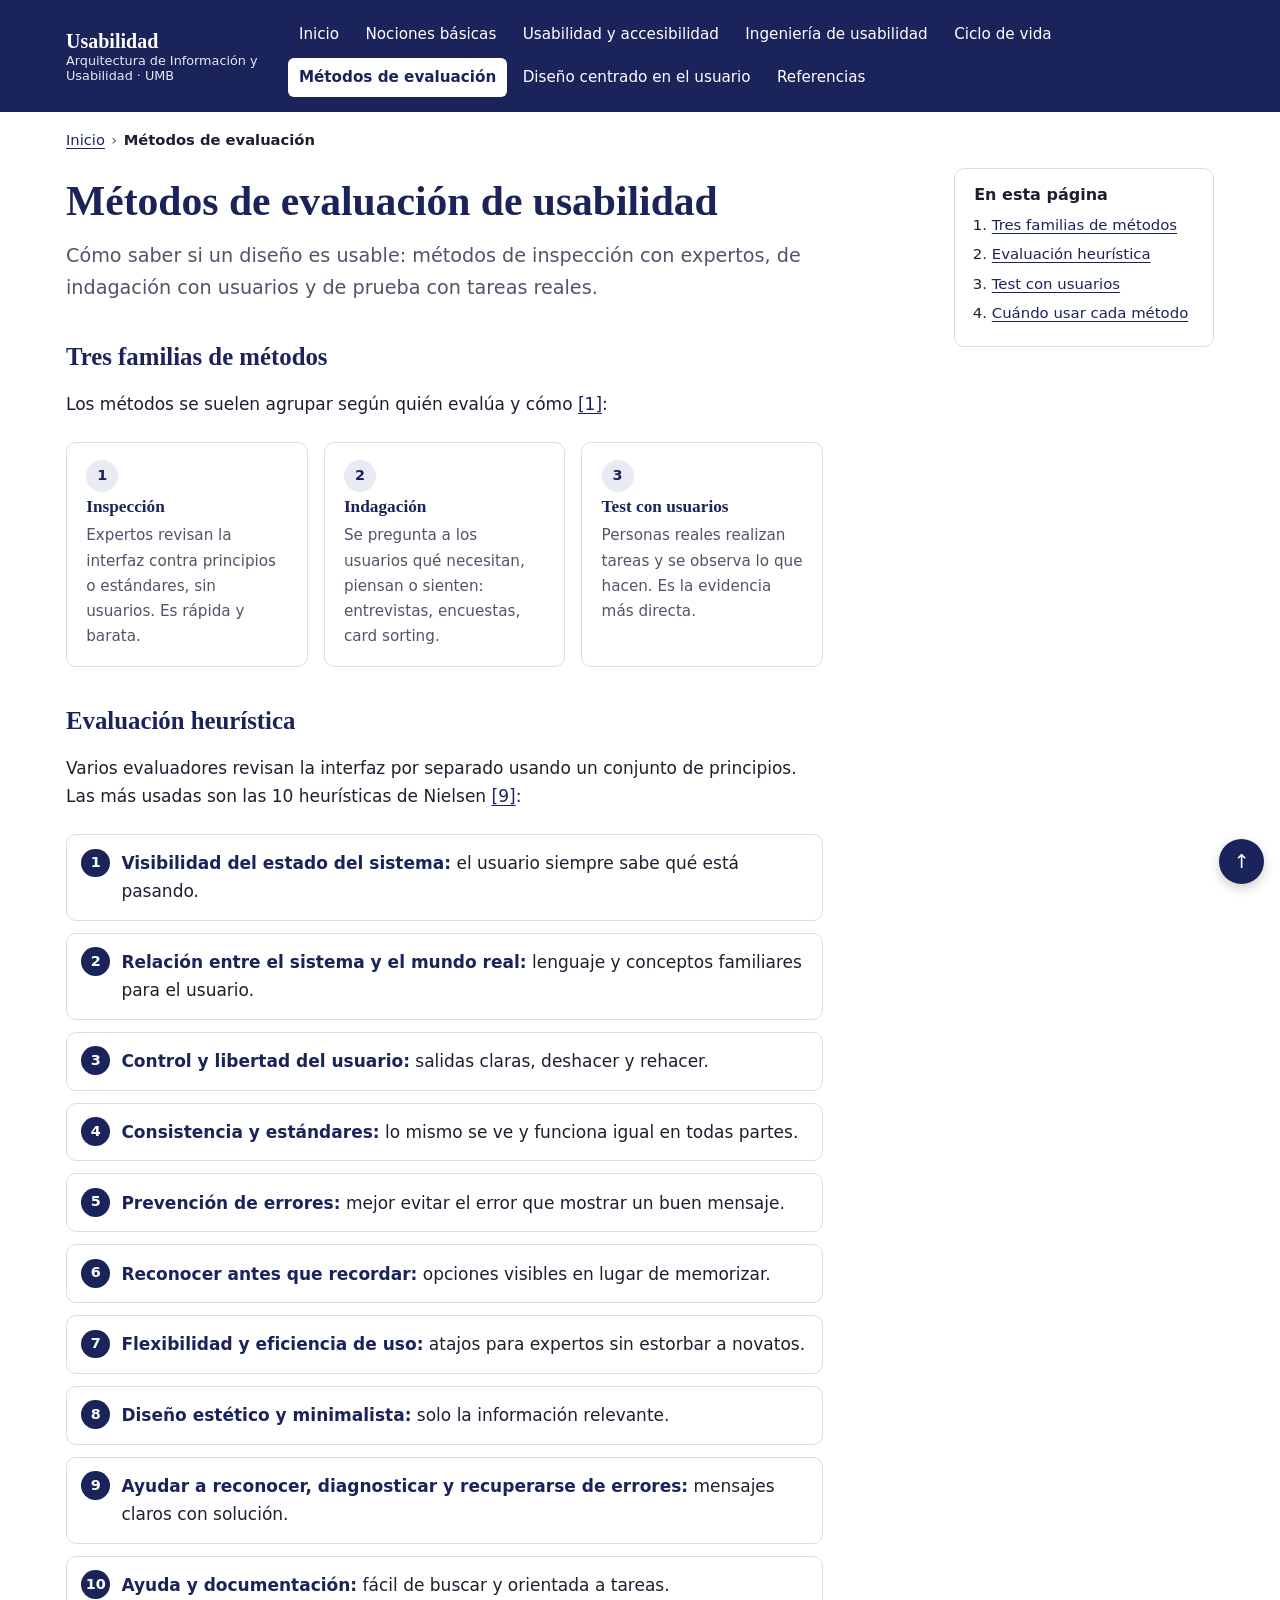
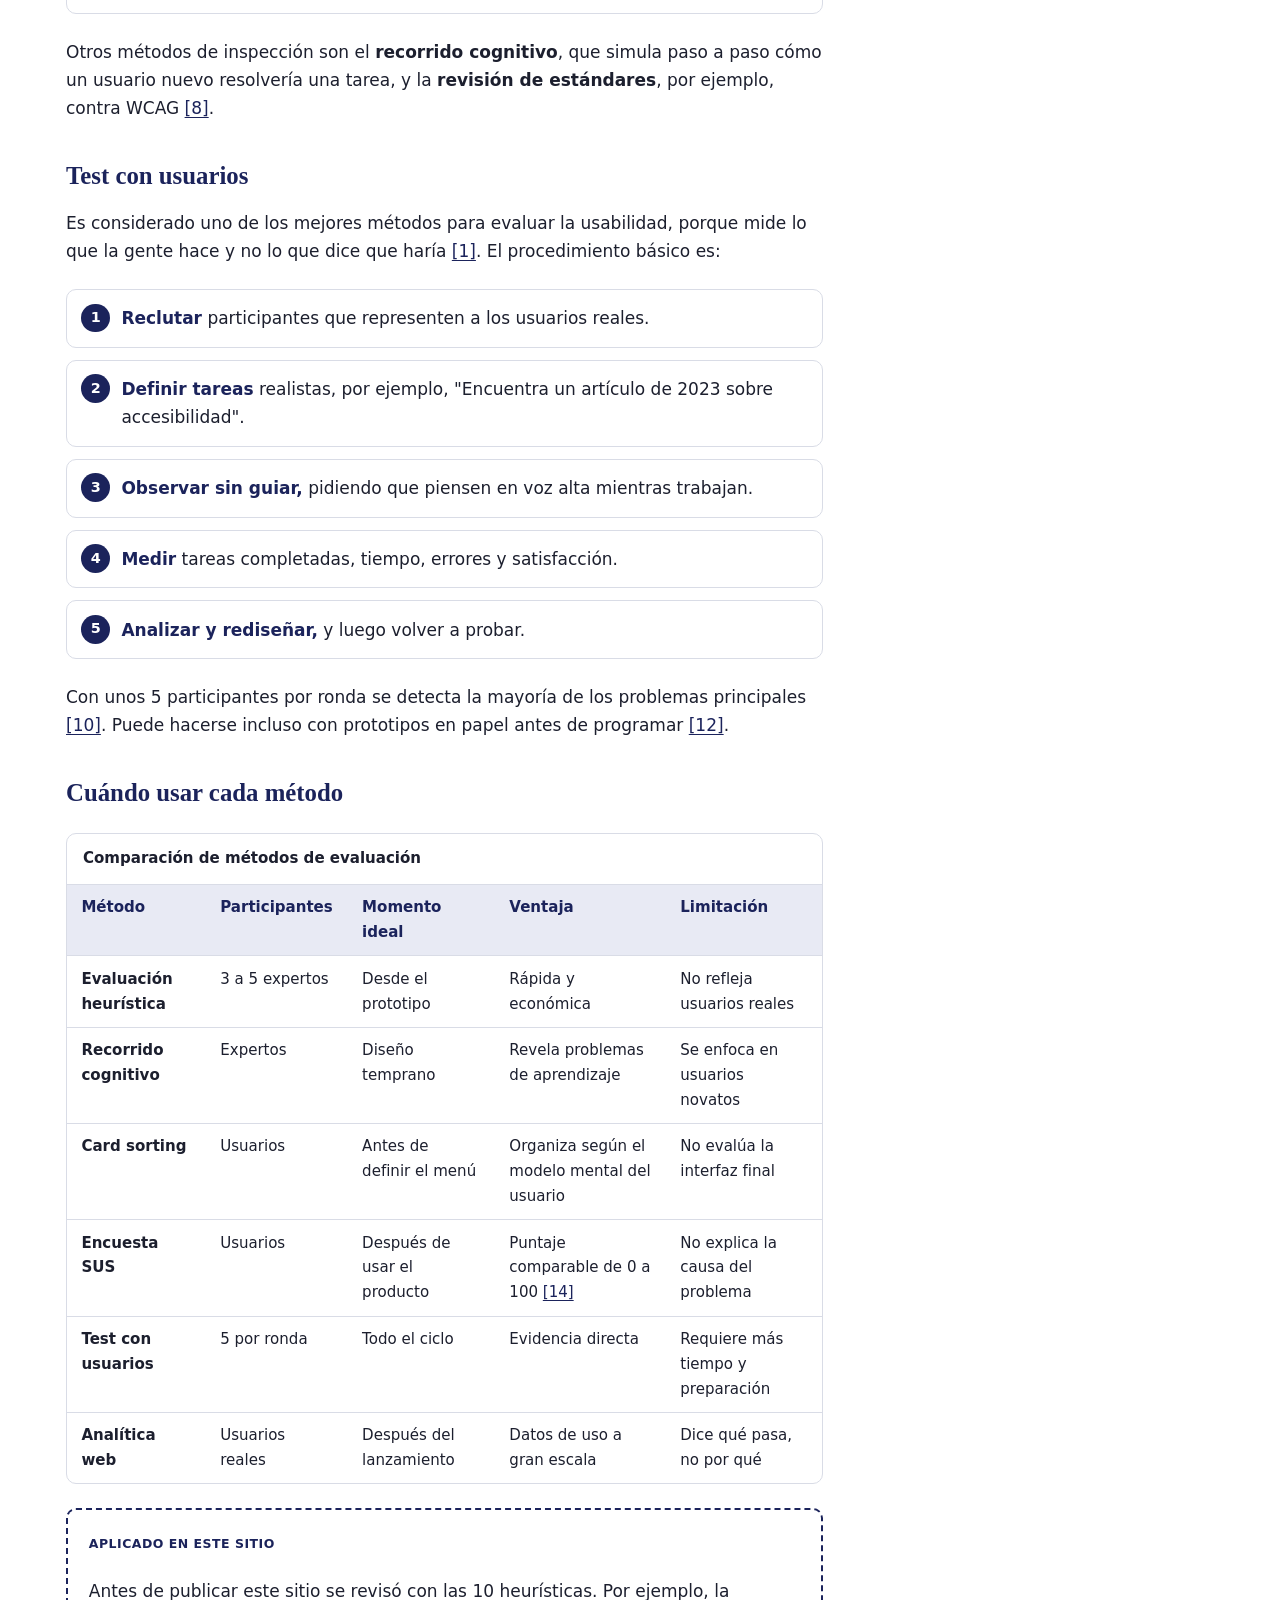
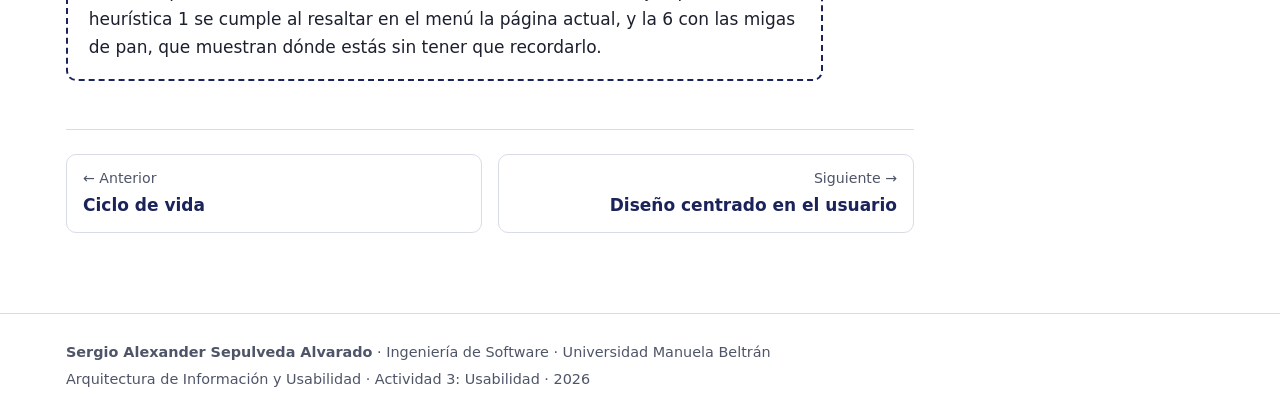
<file: metodos.html>
<!doctype html>
<html lang="es">
<head>
  <meta charset="utf-8">
  <meta name="viewport" content="width=device-width, initial-scale=1">
  <title>Métodos de evaluación | Usabilidad</title>
  <meta name="description" content="Cómo saber si un diseño es usable: métodos de inspección con expertos, de indagación con usuarios y de prueba con tareas reales.">
  <link rel="stylesheet" href="css/styles.css">
  <script src="js/main.js"></script>
</head>
<body id="arriba">
  <a class="saltar" href="#contenido">Saltar al contenido</a>
  <header class="encabezado">
    <div class="encabezado__interno">
      <a class="marca" href="index.html">Usabilidad<span>Arquitectura de Información y Usabilidad · UMB</span></a>
      <button class="menu-boton" type="button" aria-expanded="false" aria-controls="menu-principal">Menú</button>
      <nav class="navegacion" id="menu-principal" aria-label="Principal">
        <ul>
        <li><a href="index.html">Inicio</a></li>
        <li><a href="nociones.html">Nociones básicas</a></li>
        <li><a href="accesibilidad.html">Usabilidad y accesibilidad</a></li>
        <li><a href="ingenieria.html">Ingeniería de usabilidad</a></li>
        <li><a href="ciclo-vida.html">Ciclo de vida</a></li>
        <li><a href="metodos.html" aria-current="page">Métodos de evaluación</a></li>
        <li><a href="dcu.html">Diseño centrado en el usuario</a></li>
        <li><a href="referencias.html">Referencias</a></li>
        </ul>
      </nav>
    </div>
  </header>
  <nav class="migas" aria-label="Ruta de navegación">
    <ol>
      <li><a href="index.html">Inicio</a></li>
      <li><span aria-current="page">Métodos de evaluación</span></li>
    </ol>
  </nav>
  <div class="contenedor">
    <main id="contenido" tabindex="-1">
      <article class="articulo">
        <h1>Métodos de evaluación de usabilidad</h1>
        <p class="entradilla">Cómo saber si un diseño es usable: métodos de inspección con expertos, de indagación con usuarios y de prueba con tareas reales.</p>
        <section aria-labelledby="tipos"><h2 id="tipos">Tres familias de métodos</h2>
<p>Los métodos se suelen agrupar según quién evalúa y cómo <span class="cita"><a href="referencias.html#ref-1" aria-label="Referencia 1">[1]</a></span>:</p>
<ul class="tarjetas">
  <li class="tarjeta"><span class="tarjeta__num" aria-hidden="true">1</span><h3>Inspección</h3><p>Expertos revisan la interfaz contra principios o estándares, sin usuarios. Es rápida y barata.</p></li>
  <li class="tarjeta"><span class="tarjeta__num" aria-hidden="true">2</span><h3>Indagación</h3><p>Se pregunta a los usuarios qué necesitan, piensan o sienten: entrevistas, encuestas, card sorting.</p></li>
  <li class="tarjeta"><span class="tarjeta__num" aria-hidden="true">3</span><h3>Test con usuarios</h3><p>Personas reales realizan tareas y se observa lo que hacen. Es la evidencia más directa.</p></li>
</ul>
</section>
<section aria-labelledby="heuristica"><h2 id="heuristica">Evaluación heurística</h2>
<p>Varios evaluadores revisan la interfaz por separado usando un conjunto de principios. Las más usadas son las 10 heurísticas de Nielsen <span class="cita"><a href="referencias.html#ref-9" aria-label="Referencia 9">[9]</a></span>:</p>
<ol class="pasos">
  <li><strong>Visibilidad del estado del sistema:</strong> el usuario siempre sabe qué está pasando.</li>
  <li><strong>Relación entre el sistema y el mundo real:</strong> lenguaje y conceptos familiares para el usuario.</li>
  <li><strong>Control y libertad del usuario:</strong> salidas claras, deshacer y rehacer.</li>
  <li><strong>Consistencia y estándares:</strong> lo mismo se ve y funciona igual en todas partes.</li>
  <li><strong>Prevención de errores:</strong> mejor evitar el error que mostrar un buen mensaje.</li>
  <li><strong>Reconocer antes que recordar:</strong> opciones visibles en lugar de memorizar.</li>
  <li><strong>Flexibilidad y eficiencia de uso:</strong> atajos para expertos sin estorbar a novatos.</li>
  <li><strong>Diseño estético y minimalista:</strong> solo la información relevante.</li>
  <li><strong>Ayudar a reconocer, diagnosticar y recuperarse de errores:</strong> mensajes claros con solución.</li>
  <li><strong>Ayuda y documentación:</strong> fácil de buscar y orientada a tareas.</li>
</ol>
<p>Otros métodos de inspección son el <strong>recorrido cognitivo</strong>, que simula paso a paso cómo un usuario nuevo resolvería una tarea, y la <strong>revisión de estándares</strong>, por ejemplo, contra WCAG <span class="cita"><a href="referencias.html#ref-8" aria-label="Referencia 8">[8]</a></span>.</p>
</section>
<section aria-labelledby="test"><h2 id="test">Test con usuarios</h2>
<p>Es considerado uno de los mejores métodos para evaluar la usabilidad, porque mide lo que la gente hace y no lo que dice que haría <span class="cita"><a href="referencias.html#ref-1" aria-label="Referencia 1">[1]</a></span>. El procedimiento básico es:</p>
<ol class="pasos">
  <li><strong>Reclutar</strong> participantes que representen a los usuarios reales.</li>
  <li><strong>Definir tareas</strong> realistas, por ejemplo, "Encuentra un artículo de 2023 sobre accesibilidad".</li>
  <li><strong>Observar sin guiar,</strong> pidiendo que piensen en voz alta mientras trabajan.</li>
  <li><strong>Medir</strong> tareas completadas, tiempo, errores y satisfacción.</li>
  <li><strong>Analizar y rediseñar,</strong> y luego volver a probar.</li>
</ol>
<p>Con unos 5 participantes por ronda se detecta la mayoría de los problemas principales <span class="cita"><a href="referencias.html#ref-10" aria-label="Referencia 10">[10]</a></span>. Puede hacerse incluso con prototipos en papel antes de programar <span class="cita"><a href="referencias.html#ref-12" aria-label="Referencia 12">[12]</a></span>.</p>
</section>
<section aria-labelledby="comparativa"><h2 id="comparativa">Cuándo usar cada método</h2>
<div class="tabla-envoltura"><table>
<caption>Comparación de métodos de evaluación</caption>
<thead><tr><th scope="col">Método</th><th scope="col">Participantes</th><th scope="col">Momento ideal</th><th scope="col">Ventaja</th><th scope="col">Limitación</th></tr></thead>
<tbody>
<tr><th scope="row">Evaluación heurística</th><td>3 a 5 expertos</td><td>Desde el prototipo</td><td>Rápida y económica</td><td>No refleja usuarios reales</td></tr>
<tr><th scope="row">Recorrido cognitivo</th><td>Expertos</td><td>Diseño temprano</td><td>Revela problemas de aprendizaje</td><td>Se enfoca en usuarios novatos</td></tr>
<tr><th scope="row">Card sorting</th><td>Usuarios</td><td>Antes de definir el menú</td><td>Organiza según el modelo mental del usuario</td><td>No evalúa la interfaz final</td></tr>
<tr><th scope="row">Encuesta SUS</th><td>Usuarios</td><td>Después de usar el producto</td><td>Puntaje comparable de 0 a 100 <span class="cita"><a href="referencias.html#ref-14" aria-label="Referencia 14">[14]</a></span></td><td>No explica la causa del problema</td></tr>
<tr><th scope="row">Test con usuarios</th><td>5 por ronda</td><td>Todo el ciclo</td><td>Evidencia directa</td><td>Requiere más tiempo y preparación</td></tr>
<tr><th scope="row">Analítica web</th><td>Usuarios reales</td><td>Después del lanzamiento</td><td>Datos de uso a gran escala</td><td>Dice qué pasa, no por qué</td></tr>
</tbody></table></div>
</section>
        <aside class="recuadro recuadro--sitio" aria-label="Cómo aplica esto este sitio"><span class="recuadro__etiqueta">Aplicado en este sitio</span><p>Antes de publicar este sitio se revisó con las 10 heurísticas. Por ejemplo, la heurística 1 se cumple al resaltar en el menú la página actual, y la 6 con las migas de pan, que muestran dónde estás sin tener que recordarlo.</p></aside>
      </article>
      <nav class="paginacion" aria-label="Páginas anterior y siguiente"><a class="anterior" href="ciclo-vida.html" rel="prev"><small>← Anterior</small><strong>Ciclo de vida</strong></a><a class="siguiente" href="dcu.html" rel="next"><small>Siguiente →</small><strong>Diseño centrado en el usuario</strong></a></nav>
    </main>
    <nav class="indice" aria-label="En esta página">
      <h2>En esta página</h2>
      <ol><li><a href="#tipos">Tres familias de métodos</a></li>
<li><a href="#heuristica">Evaluación heurística</a></li>
<li><a href="#test">Test con usuarios</a></li>
<li><a href="#comparativa">Cuándo usar cada método</a></li></ol>
    </nav>
  </div>
  <footer class="pie">
    <div class="pie__interno">
      <p><strong>Sergio Alexander Sepulveda Alvarado</strong> · Ingeniería de Software · Universidad Manuela Beltrán</p>
      <p>Arquitectura de Información y Usabilidad · Actividad 3: Usabilidad · 2026</p>
    </div>
  </footer>
  <a class="arriba" href="#arriba" aria-label="Volver arriba">↑</a>
</body>
</html>
</file>
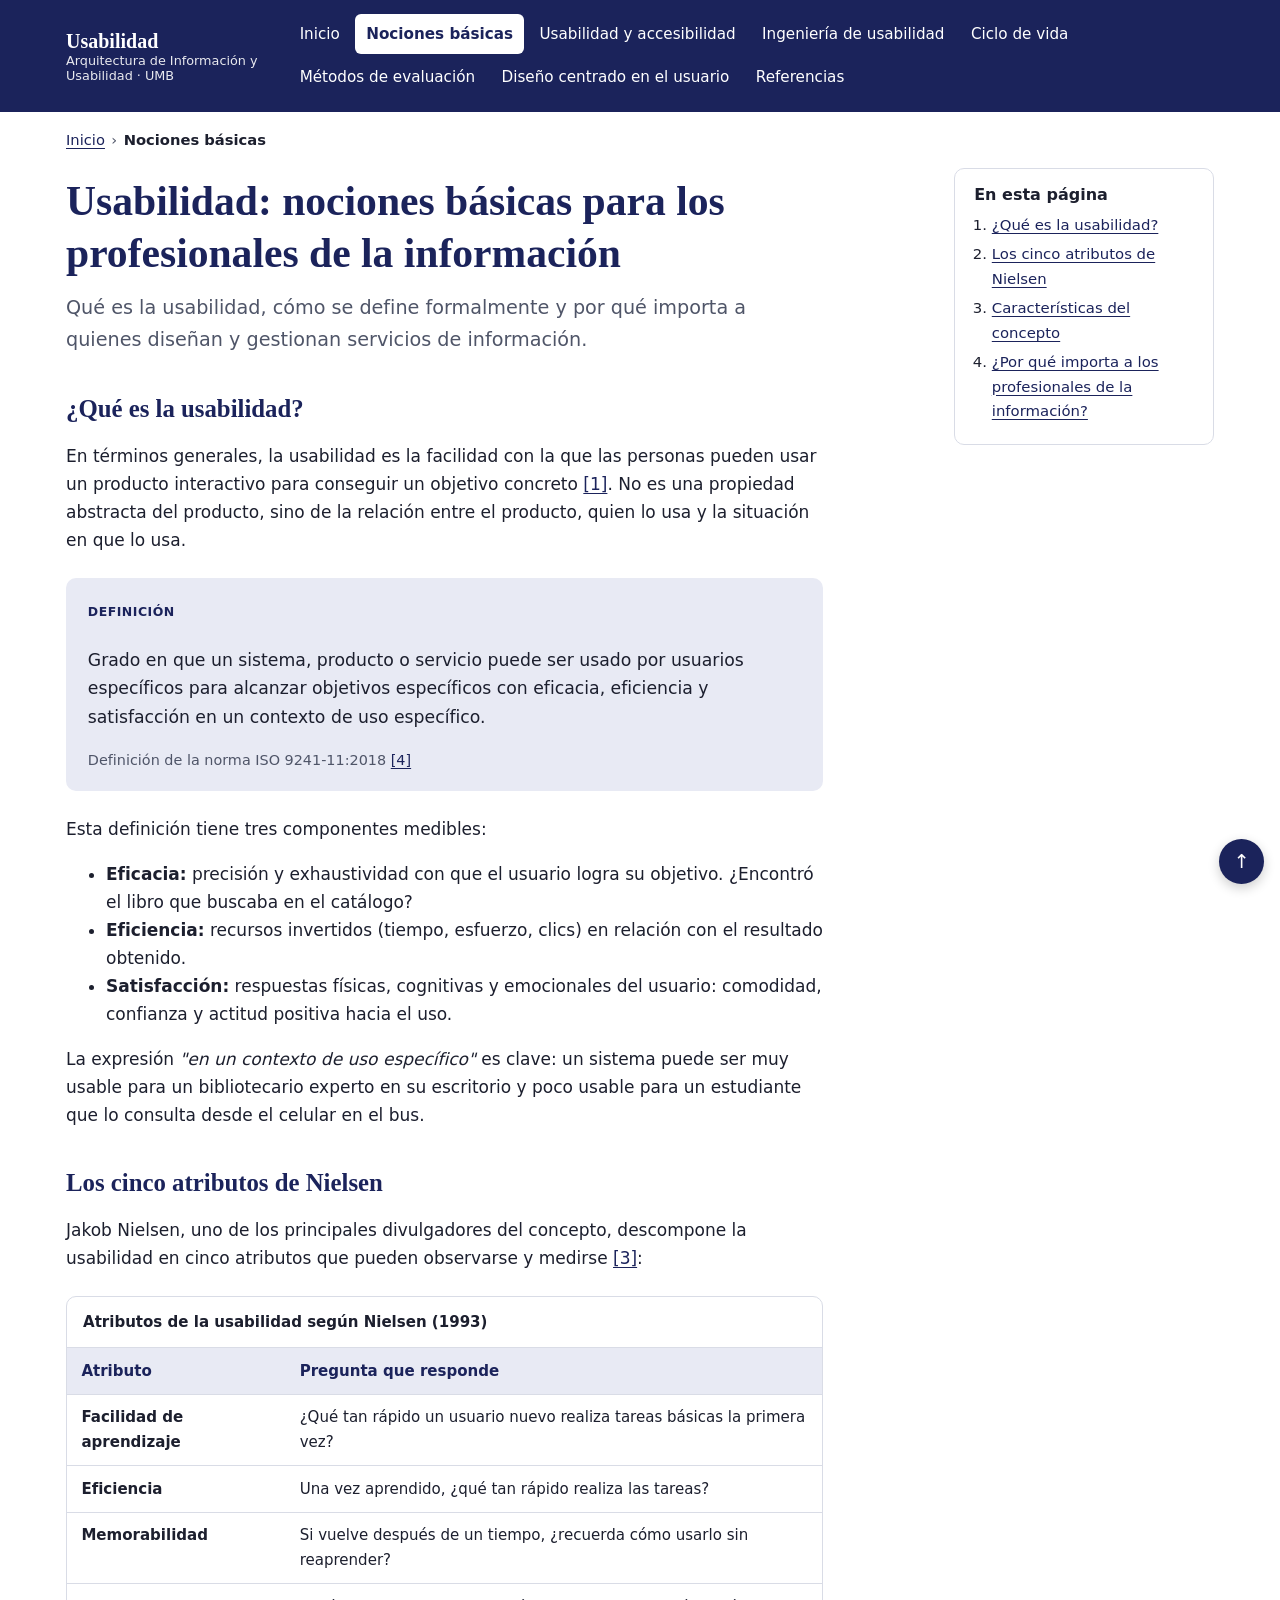
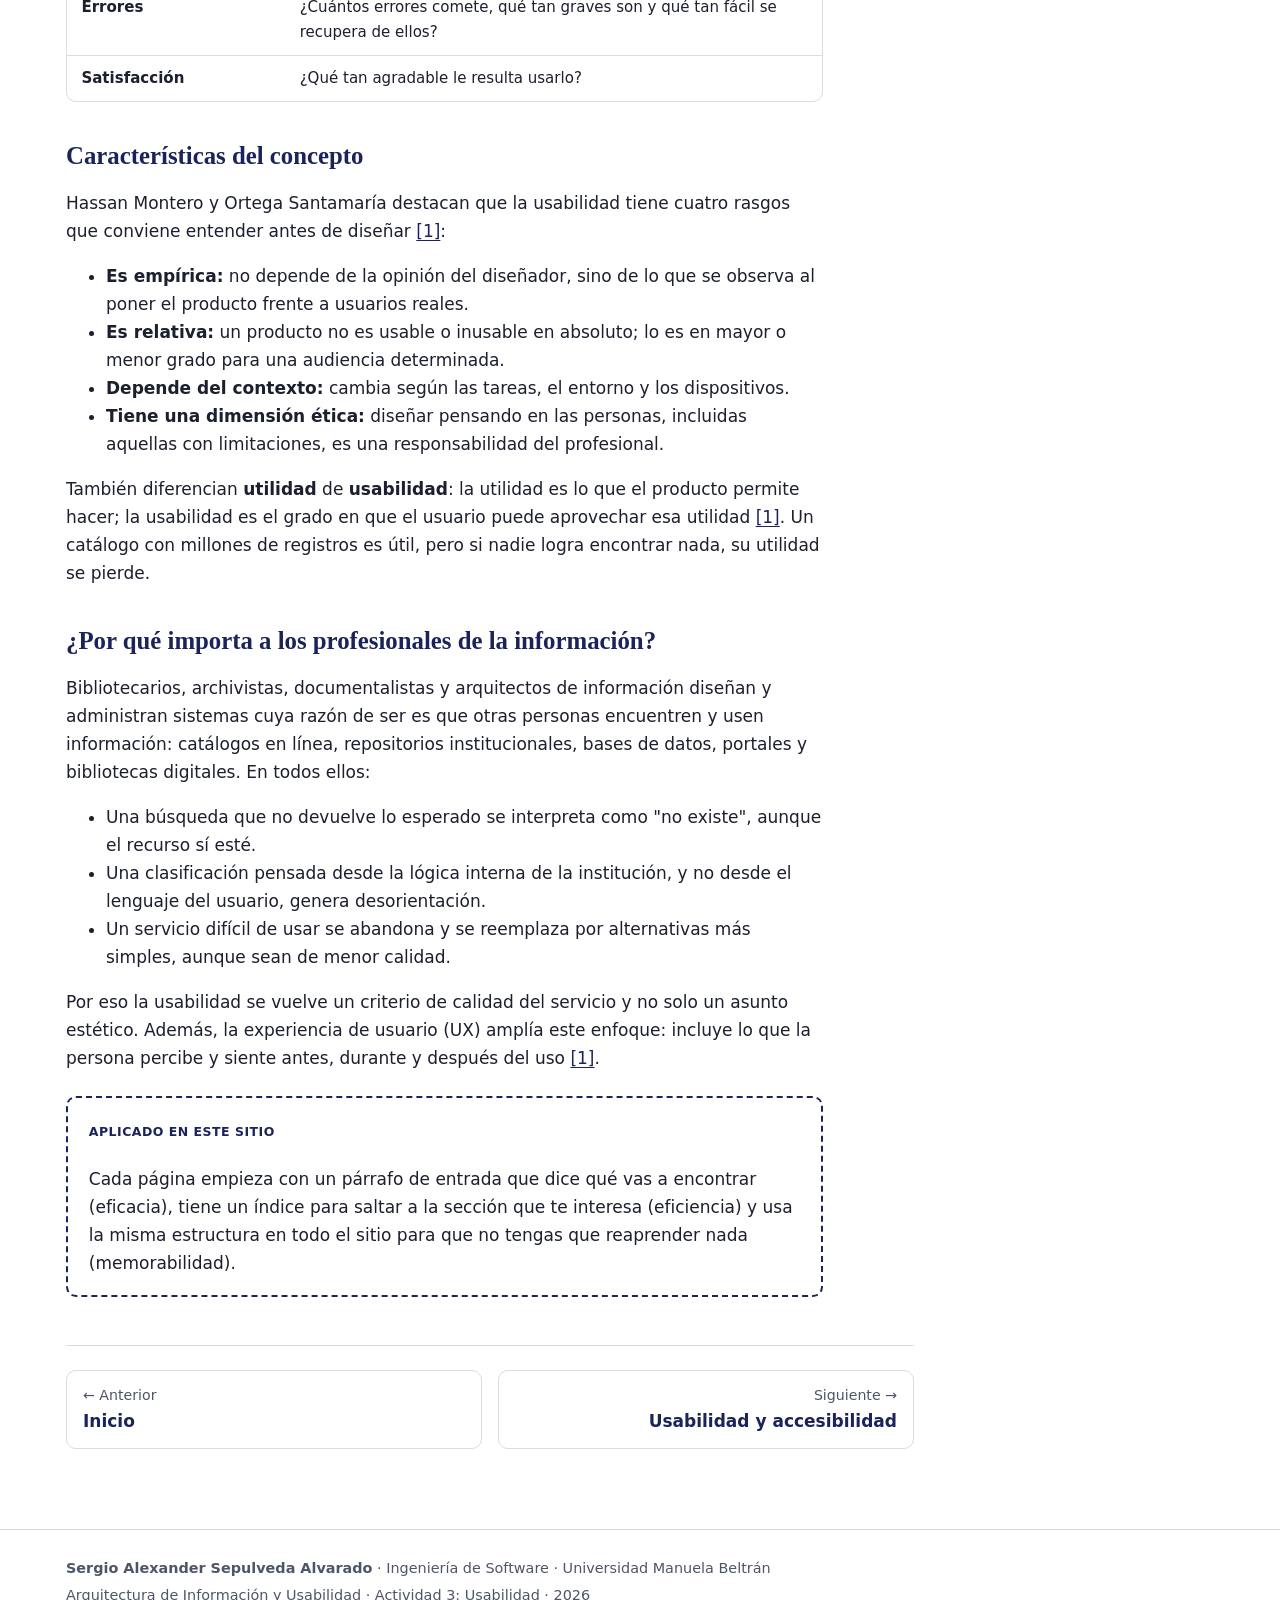
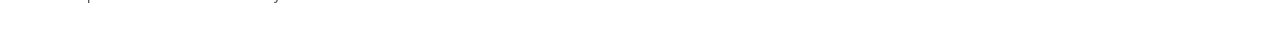
<file: nociones.html>
<!doctype html>
<html lang="es">
<head>
  <meta charset="utf-8">
  <meta name="viewport" content="width=device-width, initial-scale=1">
  <title>Nociones básicas | Usabilidad</title>
  <meta name="description" content="Qué es la usabilidad, cómo se define formalmente y por qué importa a quienes diseñan y gestionan servicios de información.">
  <link rel="stylesheet" href="css/styles.css">
  <script src="js/main.js"></script>
</head>
<body id="arriba">
  <a class="saltar" href="#contenido">Saltar al contenido</a>
  <header class="encabezado">
    <div class="encabezado__interno">
      <a class="marca" href="index.html">Usabilidad<span>Arquitectura de Información y Usabilidad · UMB</span></a>
      <button class="menu-boton" type="button" aria-expanded="false" aria-controls="menu-principal">Menú</button>
      <nav class="navegacion" id="menu-principal" aria-label="Principal">
        <ul>
        <li><a href="index.html">Inicio</a></li>
        <li><a href="nociones.html" aria-current="page">Nociones básicas</a></li>
        <li><a href="accesibilidad.html">Usabilidad y accesibilidad</a></li>
        <li><a href="ingenieria.html">Ingeniería de usabilidad</a></li>
        <li><a href="ciclo-vida.html">Ciclo de vida</a></li>
        <li><a href="metodos.html">Métodos de evaluación</a></li>
        <li><a href="dcu.html">Diseño centrado en el usuario</a></li>
        <li><a href="referencias.html">Referencias</a></li>
        </ul>
      </nav>
    </div>
  </header>
  <nav class="migas" aria-label="Ruta de navegación">
    <ol>
      <li><a href="index.html">Inicio</a></li>
      <li><span aria-current="page">Nociones básicas</span></li>
    </ol>
  </nav>
  <div class="contenedor">
    <main id="contenido" tabindex="-1">
      <article class="articulo">
        <h1>Usabilidad: nociones básicas para los profesionales de la información</h1>
        <p class="entradilla">Qué es la usabilidad, cómo se define formalmente y por qué importa a quienes diseñan y gestionan servicios de información.</p>
        <section aria-labelledby="definicion"><h2 id="definicion">¿Qué es la usabilidad?</h2>
<p>En términos generales, la usabilidad es la facilidad con la que las personas pueden usar un producto interactivo para conseguir un objetivo concreto <span class="cita"><a href="referencias.html#ref-1" aria-label="Referencia 1">[1]</a></span>. No es una propiedad abstracta del producto, sino de la relación entre el producto, quien lo usa y la situación en que lo usa.</p>
<div class="recuadro recuadro--definicion"><span class="recuadro__etiqueta">Definición</span><blockquote><p>Grado en que un sistema, producto o servicio puede ser usado por usuarios específicos para alcanzar objetivos específicos con eficacia, eficiencia y satisfacción en un contexto de uso específico.</p><footer>Definición de la norma ISO 9241-11:2018 <span class="cita"><a href="referencias.html#ref-4" aria-label="Referencia 4">[4]</a></span></footer></blockquote></div>
<p>Esta definición tiene tres componentes medibles:</p>
<ul>
  <li><strong>Eficacia:</strong> precisión y exhaustividad con que el usuario logra su objetivo. ¿Encontró el libro que buscaba en el catálogo?</li>
  <li><strong>Eficiencia:</strong> recursos invertidos (tiempo, esfuerzo, clics) en relación con el resultado obtenido.</li>
  <li><strong>Satisfacción:</strong> respuestas físicas, cognitivas y emocionales del usuario: comodidad, confianza y actitud positiva hacia el uso.</li>
</ul>
<p>La expresión <em>"en un contexto de uso específico"</em> es clave: un sistema puede ser muy usable para un bibliotecario experto en su escritorio y poco usable para un estudiante que lo consulta desde el celular en el bus.</p>
</section>
<section aria-labelledby="atributos"><h2 id="atributos">Los cinco atributos de Nielsen</h2>
<p>Jakob Nielsen, uno de los principales divulgadores del concepto, descompone la usabilidad en cinco atributos que pueden observarse y medirse <span class="cita"><a href="referencias.html#ref-3" aria-label="Referencia 3">[3]</a></span>:</p>
<div class="tabla-envoltura"><table>
<caption>Atributos de la usabilidad según Nielsen (1993)</caption>
<thead><tr><th scope="col">Atributo</th><th scope="col">Pregunta que responde</th></tr></thead>
<tbody>
<tr><th scope="row">Facilidad de aprendizaje</th><td>¿Qué tan rápido un usuario nuevo realiza tareas básicas la primera vez?</td></tr>
<tr><th scope="row">Eficiencia</th><td>Una vez aprendido, ¿qué tan rápido realiza las tareas?</td></tr>
<tr><th scope="row">Memorabilidad</th><td>Si vuelve después de un tiempo, ¿recuerda cómo usarlo sin reaprender?</td></tr>
<tr><th scope="row">Errores</th><td>¿Cuántos errores comete, qué tan graves son y qué tan fácil se recupera de ellos?</td></tr>
<tr><th scope="row">Satisfacción</th><td>¿Qué tan agradable le resulta usarlo?</td></tr>
</tbody></table></div>
</section>
<section aria-labelledby="caracteristicas"><h2 id="caracteristicas">Características del concepto</h2>
<p>Hassan Montero y Ortega Santamaría destacan que la usabilidad tiene cuatro rasgos que conviene entender antes de diseñar <span class="cita"><a href="referencias.html#ref-1" aria-label="Referencia 1">[1]</a></span>:</p>
<ul>
  <li><strong>Es empírica:</strong> no depende de la opinión del diseñador, sino de lo que se observa al poner el producto frente a usuarios reales.</li>
  <li><strong>Es relativa:</strong> un producto no es usable o inusable en absoluto; lo es en mayor o menor grado para una audiencia determinada.</li>
  <li><strong>Depende del contexto:</strong> cambia según las tareas, el entorno y los dispositivos.</li>
  <li><strong>Tiene una dimensión ética:</strong> diseñar pensando en las personas, incluidas aquellas con limitaciones, es una responsabilidad del profesional.</li>
</ul>
<p>También diferencian <strong>utilidad</strong> de <strong>usabilidad</strong>: la utilidad es lo que el producto permite hacer; la usabilidad es el grado en que el usuario puede aprovechar esa utilidad <span class="cita"><a href="referencias.html#ref-1" aria-label="Referencia 1">[1]</a></span>. Un catálogo con millones de registros es útil, pero si nadie logra encontrar nada, su utilidad se pierde.</p>
</section>
<section aria-labelledby="profesionales"><h2 id="profesionales">¿Por qué importa a los profesionales de la información?</h2>
<p>Bibliotecarios, archivistas, documentalistas y arquitectos de información diseñan y administran sistemas cuya razón de ser es que otras personas encuentren y usen información: catálogos en línea, repositorios institucionales, bases de datos, portales y bibliotecas digitales. En todos ellos:</p>
<ul>
  <li>Una búsqueda que no devuelve lo esperado se interpreta como "no existe", aunque el recurso sí esté.</li>
  <li>Una clasificación pensada desde la lógica interna de la institución, y no desde el lenguaje del usuario, genera desorientación.</li>
  <li>Un servicio difícil de usar se abandona y se reemplaza por alternativas más simples, aunque sean de menor calidad.</li>
</ul>
<p>Por eso la usabilidad se vuelve un criterio de calidad del servicio y no solo un asunto estético. Además, la experiencia de usuario (UX) amplía este enfoque: incluye lo que la persona percibe y siente antes, durante y después del uso <span class="cita"><a href="referencias.html#ref-1" aria-label="Referencia 1">[1]</a></span>.</p>
</section>
        <aside class="recuadro recuadro--sitio" aria-label="Cómo aplica esto este sitio"><span class="recuadro__etiqueta">Aplicado en este sitio</span><p>Cada página empieza con un párrafo de entrada que dice qué vas a encontrar (eficacia), tiene un índice para saltar a la sección que te interesa (eficiencia) y usa la misma estructura en todo el sitio para que no tengas que reaprender nada (memorabilidad).</p></aside>
      </article>
      <nav class="paginacion" aria-label="Páginas anterior y siguiente"><a class="anterior" href="index.html" rel="prev"><small>← Anterior</small><strong>Inicio</strong></a><a class="siguiente" href="accesibilidad.html" rel="next"><small>Siguiente →</small><strong>Usabilidad y accesibilidad</strong></a></nav>
    </main>
    <nav class="indice" aria-label="En esta página">
      <h2>En esta página</h2>
      <ol><li><a href="#definicion">¿Qué es la usabilidad?</a></li>
<li><a href="#atributos">Los cinco atributos de Nielsen</a></li>
<li><a href="#caracteristicas">Características del concepto</a></li>
<li><a href="#profesionales">¿Por qué importa a los profesionales de la información?</a></li></ol>
    </nav>
  </div>
  <footer class="pie">
    <div class="pie__interno">
      <p><strong>Sergio Alexander Sepulveda Alvarado</strong> · Ingeniería de Software · Universidad Manuela Beltrán</p>
      <p>Arquitectura de Información y Usabilidad · Actividad 3: Usabilidad · 2026</p>
    </div>
  </footer>
  <a class="arriba" href="#arriba" aria-label="Volver arriba">↑</a>
</body>
</html>
</file>
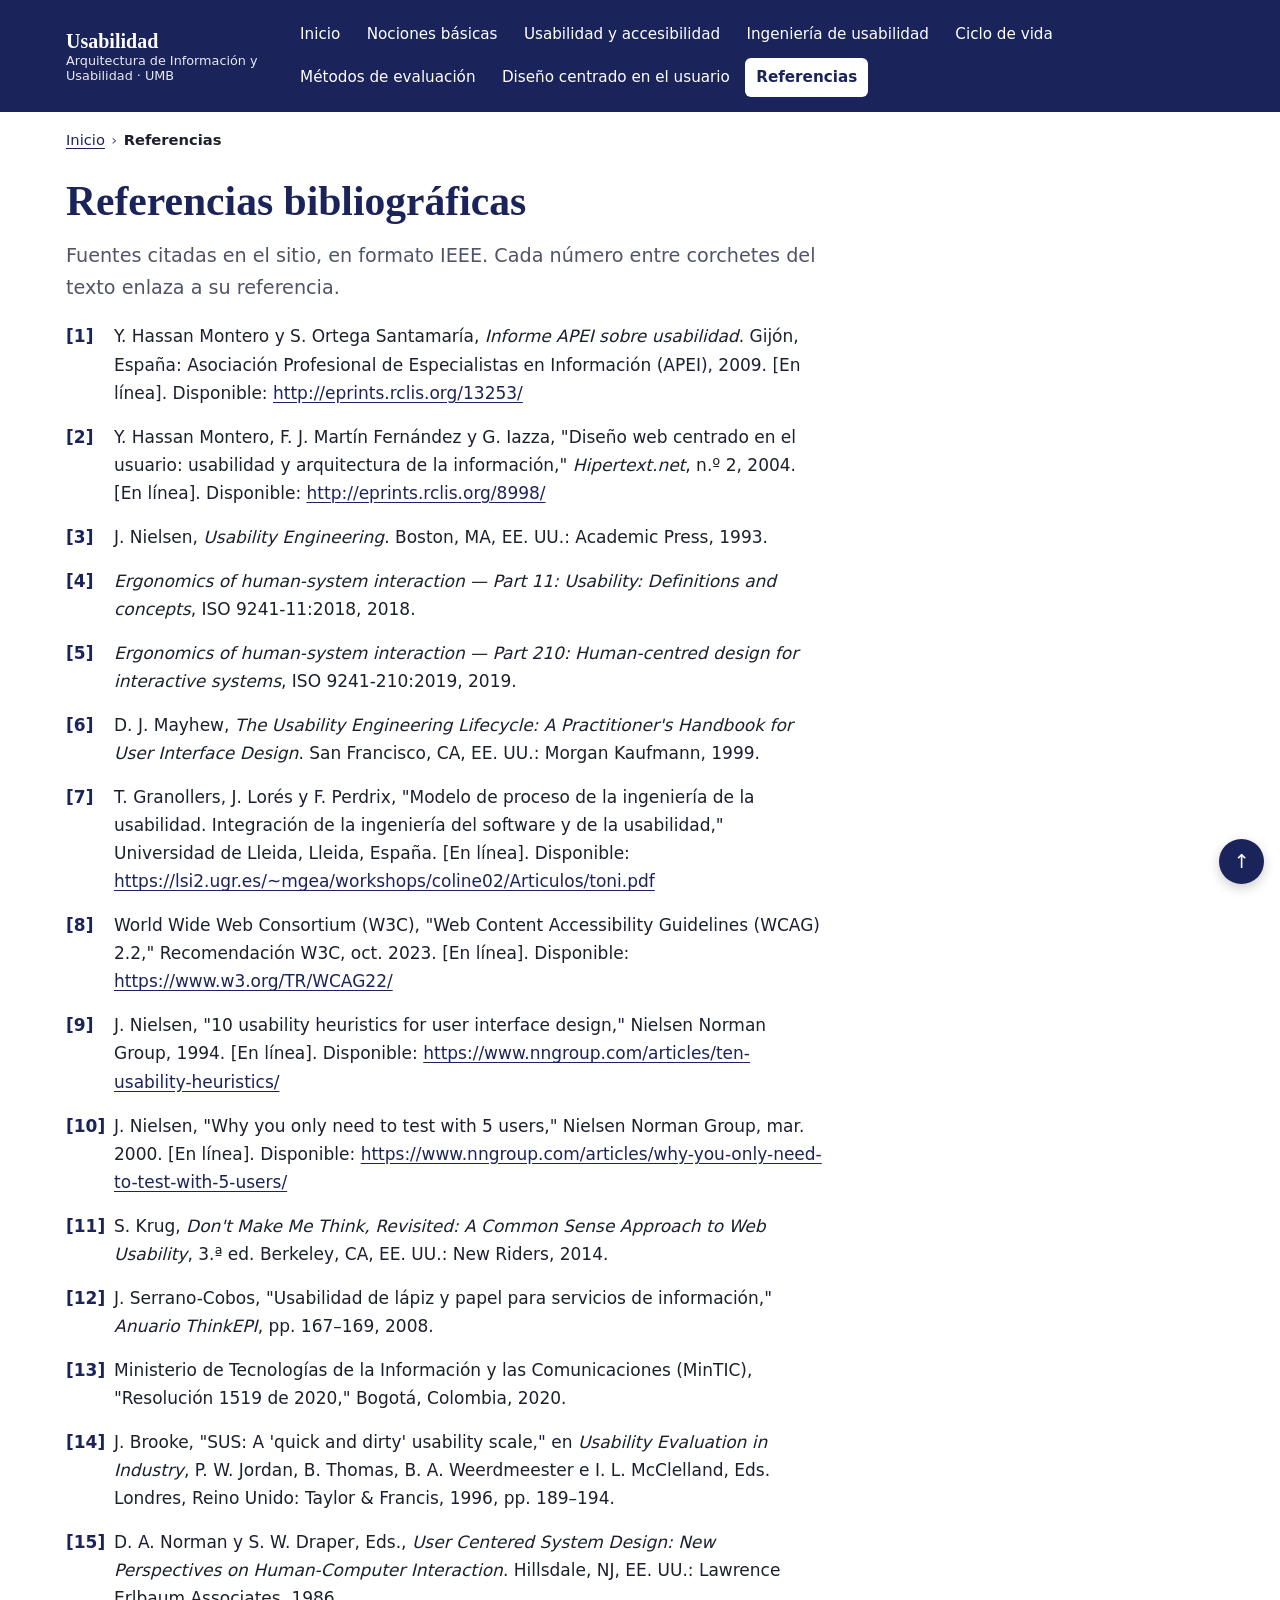
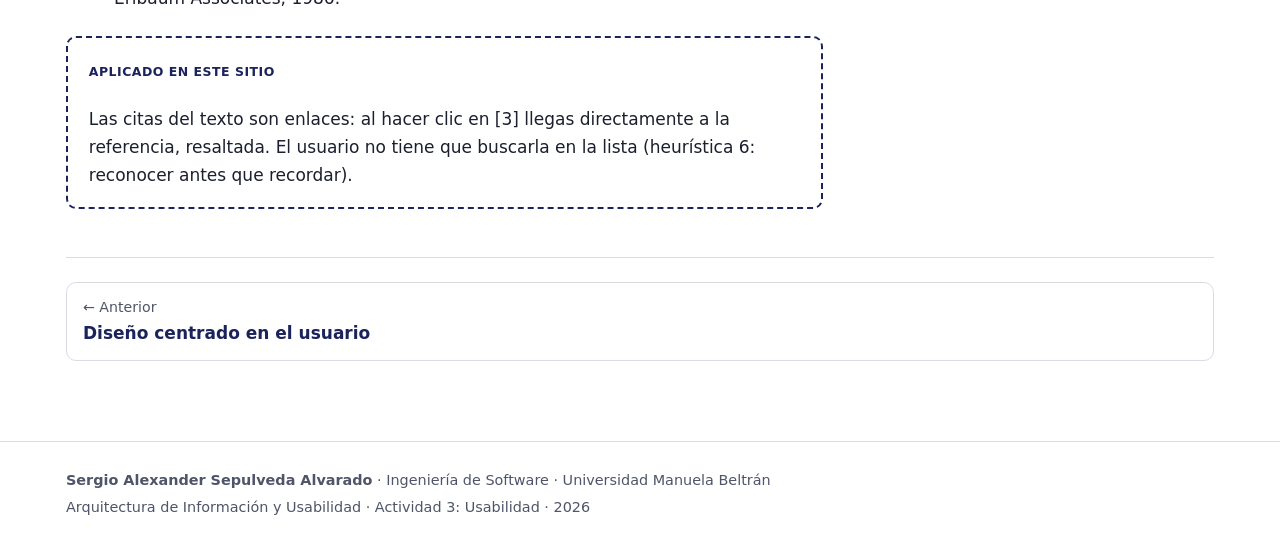
<file: referencias.html>
<!doctype html>
<html lang="es">
<head>
  <meta charset="utf-8">
  <meta name="viewport" content="width=device-width, initial-scale=1">
  <title>Referencias | Usabilidad</title>
  <meta name="description" content="Referencias bibliográficas del sitio en formato IEEE.">
  <link rel="stylesheet" href="css/styles.css">
  <script src="js/main.js"></script>
</head>
<body id="arriba">
  <a class="saltar" href="#contenido">Saltar al contenido</a>
  <header class="encabezado">
    <div class="encabezado__interno">
      <a class="marca" href="index.html">Usabilidad<span>Arquitectura de Información y Usabilidad · UMB</span></a>
      <button class="menu-boton" type="button" aria-expanded="false" aria-controls="menu-principal">Menú</button>
      <nav class="navegacion" id="menu-principal" aria-label="Principal">
        <ul>
        <li><a href="index.html">Inicio</a></li>
        <li><a href="nociones.html">Nociones básicas</a></li>
        <li><a href="accesibilidad.html">Usabilidad y accesibilidad</a></li>
        <li><a href="ingenieria.html">Ingeniería de usabilidad</a></li>
        <li><a href="ciclo-vida.html">Ciclo de vida</a></li>
        <li><a href="metodos.html">Métodos de evaluación</a></li>
        <li><a href="dcu.html">Diseño centrado en el usuario</a></li>
        <li><a href="referencias.html" aria-current="page">Referencias</a></li>
        </ul>
      </nav>
    </div>
  </header>
  <nav class="migas" aria-label="Ruta de navegación">
    <ol>
      <li><a href="index.html">Inicio</a></li>
      <li><span aria-current="page">Referencias</span></li>
    </ol>
  </nav>
  <div class="contenedor contenedor--ancho">
    <main id="contenido" tabindex="-1">
      <article class="articulo">
        <h1>Referencias bibliográficas</h1>
        <p class="entradilla">Fuentes citadas en el sitio, en formato IEEE. Cada número entre corchetes del texto enlaza a su referencia.</p>
        <ol class="referencias">
<li id="ref-1">Y. Hassan Montero y S. Ortega Santamaría, <em>Informe APEI sobre usabilidad</em>. Gijón, España: Asociación Profesional de Especialistas en Información (APEI), 2009. [En línea]. Disponible: <a href="http://eprints.rclis.org/13253/">http://eprints.rclis.org/13253/</a></li>
<li id="ref-2">Y. Hassan Montero, F. J. Martín Fernández y G. Iazza, "Diseño web centrado en el usuario: usabilidad y arquitectura de la información," <em>Hipertext.net</em>, n.º 2, 2004. [En línea]. Disponible: <a href="http://eprints.rclis.org/8998/">http://eprints.rclis.org/8998/</a></li>
<li id="ref-3">J. Nielsen, <em>Usability Engineering</em>. Boston, MA, EE. UU.: Academic Press, 1993.</li>
<li id="ref-4"><em>Ergonomics of human-system interaction — Part 11: Usability: Definitions and concepts</em>, ISO 9241-11:2018, 2018.</li>
<li id="ref-5"><em>Ergonomics of human-system interaction — Part 210: Human-centred design for interactive systems</em>, ISO 9241-210:2019, 2019.</li>
<li id="ref-6">D. J. Mayhew, <em>The Usability Engineering Lifecycle: A Practitioner's Handbook for User Interface Design</em>. San Francisco, CA, EE. UU.: Morgan Kaufmann, 1999.</li>
<li id="ref-7">T. Granollers, J. Lorés y F. Perdrix, "Modelo de proceso de la ingeniería de la usabilidad. Integración de la ingeniería del software y de la usabilidad," Universidad de Lleida, Lleida, España. [En línea]. Disponible: <a href="https://lsi2.ugr.es/~mgea/workshops/coline02/Articulos/toni.pdf">https://lsi2.ugr.es/~mgea/workshops/coline02/Articulos/toni.pdf</a></li>
<li id="ref-8">World Wide Web Consortium (W3C), "Web Content Accessibility Guidelines (WCAG) 2.2," Recomendación W3C, oct. 2023. [En línea]. Disponible: <a href="https://www.w3.org/TR/WCAG22/">https://www.w3.org/TR/WCAG22/</a></li>
<li id="ref-9">J. Nielsen, "10 usability heuristics for user interface design," Nielsen Norman Group, 1994. [En línea]. Disponible: <a href="https://www.nngroup.com/articles/ten-usability-heuristics/">https://www.nngroup.com/articles/ten-usability-heuristics/</a></li>
<li id="ref-10">J. Nielsen, "Why you only need to test with 5 users," Nielsen Norman Group, mar. 2000. [En línea]. Disponible: <a href="https://www.nngroup.com/articles/why-you-only-need-to-test-with-5-users/">https://www.nngroup.com/articles/why-you-only-need-to-test-with-5-users/</a></li>
<li id="ref-11">S. Krug, <em>Don't Make Me Think, Revisited: A Common Sense Approach to Web Usability</em>, 3.ª ed. Berkeley, CA, EE. UU.: New Riders, 2014.</li>
<li id="ref-12">J. Serrano-Cobos, "Usabilidad de lápiz y papel para servicios de información," <em>Anuario ThinkEPI</em>, pp. 167–169, 2008.</li>
<li id="ref-13">Ministerio de Tecnologías de la Información y las Comunicaciones (MinTIC), "Resolución 1519 de 2020," Bogotá, Colombia, 2020.</li>
<li id="ref-14">J. Brooke, "SUS: A 'quick and dirty' usability scale," en <em>Usability Evaluation in Industry</em>, P. W. Jordan, B. Thomas, B. A. Weerdmeester e I. L. McClelland, Eds. Londres, Reino Unido: Taylor &amp; Francis, 1996, pp. 189–194.</li>
<li id="ref-15">D. A. Norman y S. W. Draper, Eds., <em>User Centered System Design: New Perspectives on Human-Computer Interaction</em>. Hillsdale, NJ, EE. UU.: Lawrence Erlbaum Associates, 1986.</li>
        </ol>
        <aside class="recuadro recuadro--sitio" aria-label="Cómo aplica esto este sitio"><span class="recuadro__etiqueta">Aplicado en este sitio</span><p>Las citas del texto son enlaces: al hacer clic en [3] llegas directamente a la referencia, resaltada. El usuario no tiene que buscarla en la lista (heurística 6: reconocer antes que recordar).</p></aside>
      </article>
      <nav class="paginacion" aria-label="Páginas anterior y siguiente"><a class="anterior" href="dcu.html" rel="prev"><small>← Anterior</small><strong>Diseño centrado en el usuario</strong></a></nav>
    </main>
  </div>
  <footer class="pie">
    <div class="pie__interno">
      <p><strong>Sergio Alexander Sepulveda Alvarado</strong> · Ingeniería de Software · Universidad Manuela Beltrán</p>
      <p>Arquitectura de Información y Usabilidad · Actividad 3: Usabilidad · 2026</p>
    </div>
  </footer>
  <a class="arriba" href="#arriba" aria-label="Volver arriba">↑</a>
</body>
</html>
</file>
<file: css/styles.css>
/* =========================================================
   PALETAS DE COLOR
   - "petroleo" (A): azul petróleo y gris  -> por defecto
   - "umb"      (B): colores institucionales UMB
   Para cambiar la paleta fija, edita PALETA_POR_DEFECTO en js/main.js
   Para probar sin editar: agrega ?paleta=umb o ?paleta=petroleo a la URL
   ========================================================= */
:root,
:root[data-paleta="petroleo"] {
  --color-primario: #0F4C5C;
  --color-primario-suave: #E3EFF1;
  --color-acento: #B45309;
  --color-fondo: #F5F7F8;
  --color-superficie: #FFFFFF;
  --color-texto: #1F2933;
  --color-texto-suave: #52606D;
  --color-borde: #D5DDE2;
  --color-texto-sobre-primario: #FFFFFF;
}

:root[data-paleta="umb"] {
  --color-primario: #1B235B;
  --color-primario-suave: #E8EAF4;
  --color-acento: #A30D1F;
  --color-fondo: #FFFFFF;
  --color-superficie: #FFFFFF;
  --color-texto: #1C1F2E;
  --color-texto-suave: #4F5568;
  --color-borde: #D9DCE6;
  --color-texto-sobre-primario: #FFFFFF;
}

/* ========================================================= */
:root {
  --fuente-texto: system-ui, -apple-system, "Segoe UI", Roboto, Arial, sans-serif;
  --fuente-titulos: Georgia, Cambria, "Times New Roman", serif;
  --ancho-lectura: 70ch;
  --radio: 10px;
  --espacio: 1.5rem;
}

*, *::before, *::after { box-sizing: border-box; }

html { scroll-behavior: smooth; }
@media (prefers-reduced-motion: reduce) { html { scroll-behavior: auto; } }

body {
  margin: 0;
  font-family: var(--fuente-texto);
  font-size: 1.0625rem;
  line-height: 1.65;
  color: var(--color-texto);
  background: var(--color-fondo);
}

img { max-width: 100%; height: auto; }

a { color: var(--color-primario); text-underline-offset: 3px; }
a:hover { color: var(--color-acento); }

:focus-visible {
  outline: 3px solid var(--color-acento);
  outline-offset: 3px;
  border-radius: 3px;
}

/* Saltar al contenido (accesibilidad con teclado) */
.saltar {
  position: absolute; left: 1rem; top: -100px;
  background: var(--color-acento); color: #fff;
  padding: .6rem 1rem; border-radius: var(--radio);
  z-index: 100; font-weight: 600; text-decoration: none;
}
.saltar:focus { top: 1rem; color: #fff; }

/* ---------- Encabezado ---------- */
.encabezado {
  background: var(--color-primario);
  color: var(--color-texto-sobre-primario);
}
.encabezado__interno {
  max-width: 1180px; margin: 0 auto;
  padding: .9rem 1rem;
  display: flex; align-items: center; justify-content: space-between; gap: 1rem;
}
.marca {
  color: var(--color-texto-sobre-primario);
  text-decoration: none;
  font-family: var(--fuente-titulos);
  font-size: 1.25rem; font-weight: 700; line-height: 1.2;
}
.marca span { display: block; font-family: var(--fuente-texto); font-size: .8rem; font-weight: 400; opacity: .9; }
.marca:hover { color: var(--color-texto-sobre-primario); text-decoration: underline; }

.menu-boton {
  display: none;
  background: transparent; color: var(--color-texto-sobre-primario);
  border: 2px solid currentColor; border-radius: var(--radio);
  padding: .45rem .8rem; font: inherit; font-weight: 600; cursor: pointer;
}

.navegacion ul {
  list-style: none; margin: 0; padding: 0;
  display: flex; flex-wrap: wrap; gap: .25rem;
}
.navegacion a {
  display: block; padding: .45rem .7rem; border-radius: 6px;
  color: var(--color-texto-sobre-primario); text-decoration: none; font-size: .95rem;
}
.navegacion a:hover { background: rgba(255,255,255,.14); color: var(--color-texto-sobre-primario); }
.navegacion a[aria-current="page"] {
  background: var(--color-superficie); color: var(--color-primario); font-weight: 700;
}

/* ---------- Migas de pan ---------- */
.migas { max-width: 1180px; margin: 0 auto; padding: 1rem 1rem 0; font-size: .92rem; color: var(--color-texto-suave); }
.migas ol { list-style: none; margin: 0; padding: 0; display: flex; flex-wrap: wrap; gap: .4rem; }
.migas li + li::before { content: "›"; margin-right: .4rem; color: var(--color-texto-suave); }
.migas [aria-current="page"] { color: var(--color-texto); font-weight: 600; }

/* ---------- Diseño principal ---------- */
.contenedor {
  max-width: 1180px; margin: 0 auto; padding: 1rem;
  display: grid; grid-template-columns: minmax(0, 1fr) 260px; gap: 2.5rem;
}
.contenedor--ancho { grid-template-columns: minmax(0, 1fr); }

main { min-width: 0; }
.articulo { max-width: var(--ancho-lectura); }

h1, h2, h3 { font-family: var(--fuente-titulos); line-height: 1.25; color: var(--color-primario); }
h1 { font-size: clamp(1.9rem, 4vw, 2.6rem); margin: .5rem 0 .75rem; }
h2 { font-size: 1.55rem; margin: 2.4rem 0 .75rem; scroll-margin-top: 1rem; }
h3 { font-size: 1.2rem; margin: 1.6rem 0 .5rem; }

.entradilla { font-size: 1.2rem; color: var(--color-texto-suave); margin-top: 0; }

/* Índice lateral de la página */
.indice {
  position: sticky; top: 1rem; align-self: start;
  background: var(--color-superficie);
  border: 1px solid var(--color-borde); border-radius: var(--radio);
  padding: 1rem 1.2rem; font-size: .93rem;
}
.indice h2 { font-size: 1rem; margin: 0 0 .5rem; font-family: var(--fuente-texto); color: var(--color-texto); }
.indice ol { margin: 0; padding-left: 1.1rem; }
.indice li { margin: .3rem 0; }

/* Recuadros */
.recuadro {
  background: var(--color-superficie);
  border: 1px solid var(--color-borde);
  border-radius: var(--radio);
  padding: 1.1rem 1.3rem; margin: 1.5rem 0;
}
.recuadro--definicion { background: var(--color-primario-suave); border-color: transparent; }
.recuadro--sitio { border: 2px dashed var(--color-primario); }
.recuadro__etiqueta {
  display: inline-block; font-size: .78rem; font-weight: 700; letter-spacing: .04em;
  text-transform: uppercase; color: var(--color-primario); margin-bottom: .35rem;
}
.recuadro p:last-child, .recuadro ul:last-child { margin-bottom: 0; }

blockquote { margin: 0; font-size: 1.08rem; }
blockquote footer { font-size: .9rem; color: var(--color-texto-suave); margin-top: .4rem; }

/* Tarjetas */
.tarjetas {
  display: grid; grid-template-columns: repeat(auto-fill, minmax(230px, 1fr));
  gap: 1rem; margin: 1.5rem 0; padding: 0; list-style: none;
}
.tarjeta {
  background: var(--color-superficie);
  border: 1px solid var(--color-borde); border-radius: var(--radio);
  padding: 1.1rem 1.2rem; position: relative;
  transition: box-shadow .15s ease, transform .15s ease;
}
.tarjeta:hover { box-shadow: 0 6px 18px rgba(0,0,0,.08); transform: translateY(-2px); }
.tarjeta h3 { margin: .2rem 0 .4rem; font-size: 1.08rem; }
.tarjeta p { margin: 0; color: var(--color-texto-suave); font-size: .95rem; }
.tarjeta__num {
  display: inline-grid; place-items: center; width: 2rem; height: 2rem; border-radius: 50%;
  background: var(--color-primario-suave); color: var(--color-primario); font-weight: 700; font-size: .9rem;
}
.tarjeta a::after { content: ""; position: absolute; inset: 0; } /* toda la tarjeta es clicable */
.tarjeta a { text-decoration: none; color: var(--color-primario); }
.tarjeta:focus-within { outline: 3px solid var(--color-acento); outline-offset: 2px; }
.tarjeta a:focus-visible { outline: none; }

/* Pasos / flujo */
.pasos { list-style: none; padding: 0; margin: 1.5rem 0; counter-reset: paso; display: grid; gap: .75rem; }
.pasos li {
  counter-increment: paso; position: relative;
  background: var(--color-superficie); border: 1px solid var(--color-borde);
  border-radius: var(--radio); padding: .9rem 1rem .9rem 3.4rem;
}
.pasos li::before {
  content: counter(paso); position: absolute; left: .9rem; top: .85rem;
  width: 1.8rem; height: 1.8rem; border-radius: 50%; display: grid; place-items: center;
  background: var(--color-primario); color: var(--color-texto-sobre-primario); font-weight: 700; font-size: .9rem;
}
.pasos strong { color: var(--color-primario); }

.fases { display: grid; grid-template-columns: repeat(3, minmax(0, 1fr)); gap: 1rem; margin: 1.5rem 0; }
.fase { background: var(--color-superficie); border: 1px solid var(--color-borde); border-radius: var(--radio); overflow: hidden; }
.fase h3 { margin: 0; padding: .7rem 1rem; background: var(--color-primario); color: var(--color-texto-sobre-primario); font-size: 1rem; }
.fase ul { margin: 0; padding: .8rem 1rem .9rem 2rem; font-size: .95rem; }
.fase li { margin: .25rem 0; }

/* Tablas */
.tabla-envoltura { overflow-x: auto; margin: 1.5rem 0; border: 1px solid var(--color-borde); border-radius: var(--radio); background: var(--color-superficie); }
table { border-collapse: collapse; width: 100%; font-size: .94rem; }
caption { text-align: left; padding: .8rem 1rem; font-weight: 700; color: var(--color-texto); }
th, td { padding: .65rem .9rem; text-align: left; vertical-align: top; border-top: 1px solid var(--color-borde); }
thead th { background: var(--color-primario-suave); color: var(--color-primario); }

/* Referencias */
.referencias { padding-left: 0; list-style: none; counter-reset: ref; }
.referencias li {
  counter-increment: ref; position: relative; padding-left: 3rem; margin: 0 0 1rem;
  scroll-margin-top: 1rem; overflow-wrap: anywhere;
}
.referencias li::before { content: "[" counter(ref) "]"; position: absolute; left: 0; font-weight: 700; color: var(--color-primario); }
.referencias li:target { background: var(--color-primario-suave); border-radius: 6px; outline: 2px solid var(--color-primario); }
.cita { white-space: nowrap; }

/* Anterior / siguiente */
.paginacion {
  display: flex; justify-content: space-between; gap: 1rem; flex-wrap: wrap;
  margin: 3rem 0 1rem; padding-top: 1.5rem; border-top: 1px solid var(--color-borde);
}
.paginacion a {
  flex: 1 1 220px; display: block; text-decoration: none;
  background: var(--color-superficie); border: 1px solid var(--color-borde); border-radius: var(--radio);
  padding: .8rem 1rem;
}
.paginacion a:hover { border-color: var(--color-primario); }
.paginacion small { display: block; color: var(--color-texto-suave); }
.paginacion strong { color: var(--color-primario); }
.paginacion .siguiente { text-align: right; }

/* Portada */
.portada {
  background: var(--color-superficie); border: 1px solid var(--color-borde); border-radius: var(--radio);
  padding: clamp(1.4rem, 4vw, 2.5rem); margin-top: 1rem;
}
.portada .boton {
  display: inline-block; margin-top: .5rem; padding: .7rem 1.2rem; border-radius: var(--radio);
  background: var(--color-primario); color: var(--color-texto-sobre-primario); text-decoration: none; font-weight: 600;
}
.portada .boton:hover { background: var(--color-acento); color: #fff; }

/* Pie */
.pie { margin-top: 3rem; background: var(--color-superficie); border-top: 1px solid var(--color-borde); }
.pie__interno { max-width: 1180px; margin: 0 auto; padding: 1.5rem 1rem; font-size: .9rem; color: var(--color-texto-suave); }
.pie p { margin: .2rem 0; }

.arriba {
  position: fixed; right: 1rem; bottom: 1rem;
  background: var(--color-primario); color: var(--color-texto-sobre-primario);
  border-radius: 50%; width: 2.8rem; height: 2.8rem; display: grid; place-items: center;
  text-decoration: none; font-size: 1.2rem; box-shadow: 0 4px 12px rgba(0,0,0,.2);
}
.arriba:hover { background: var(--color-acento); color: #fff; }

/* ---------- Responsive ---------- */
@media (max-width: 960px) {
  .contenedor { grid-template-columns: minmax(0, 1fr); }
  .indice { position: static; order: -1; }
  .fases { grid-template-columns: minmax(0, 1fr); }
}
@media (max-width: 760px) {
  .js .menu-boton { display: inline-block; }
  .js .navegacion { display: none; width: 100%; }
  .js .navegacion.abierta { display: block; }
  .encabezado__interno { flex-wrap: wrap; }
  .navegacion ul { flex-direction: column; padding-bottom: .5rem; }
  .navegacion a { padding: .7rem .8rem; }
  body { font-size: 1rem; }
}

@media print {
  .encabezado, .indice, .paginacion, .arriba, .migas, .saltar { display: none; }
  body { background: #fff; }
}
</file>
